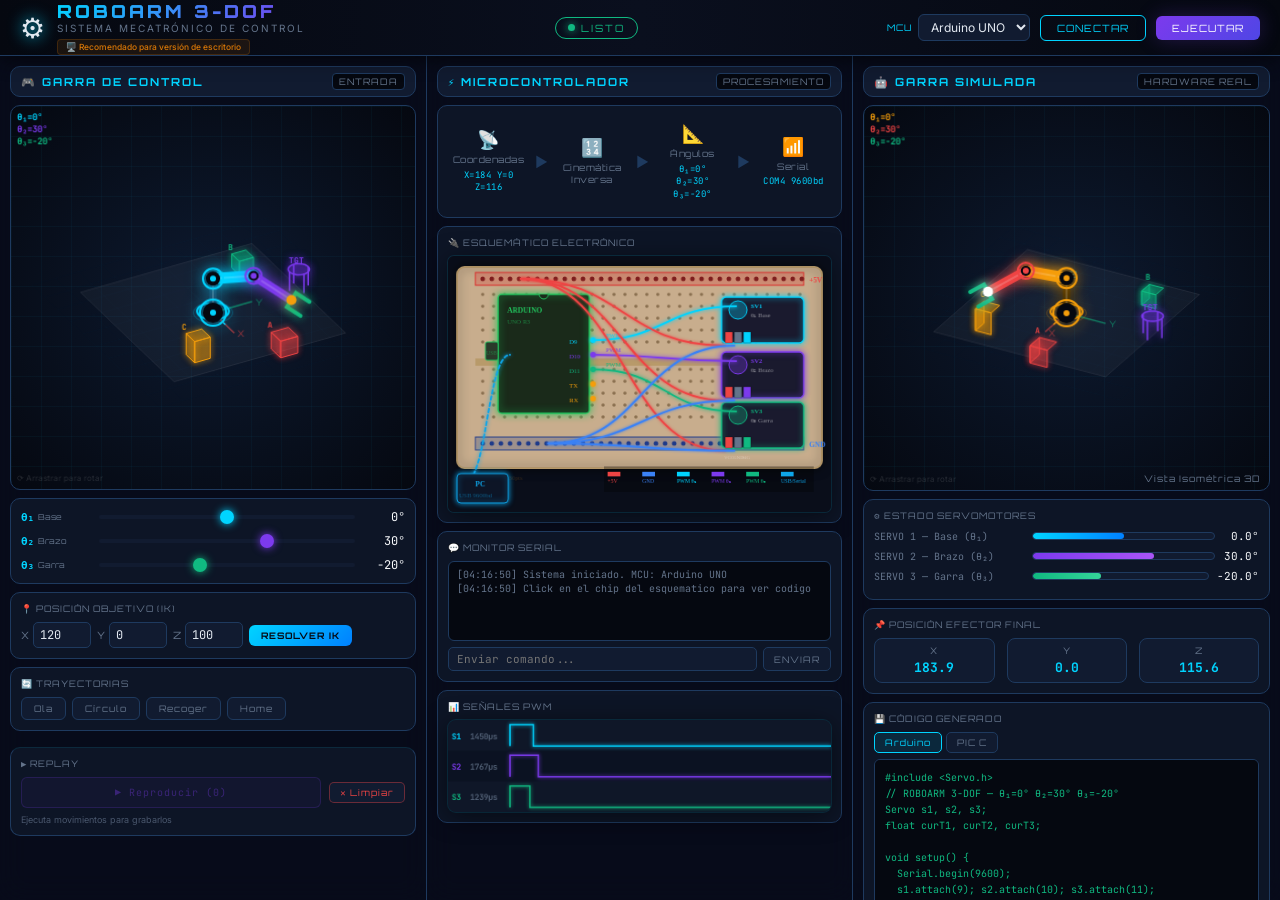
<file: proyectos/garra-servomotor/index.html>
<!DOCTYPE html>
<html lang="es">
<head>
  <meta charset="UTF-8" />
  <meta name="viewport" content="width=device-width, initial-scale=1.0" />
  <title>Garra Robótica 3-DOF — Sistema Mecatrónico</title>
  <meta name="description" content="Simulación y control de garra robótica de 3 grados de libertad con cinemática inversa, comunicación serial y esquemático electrónico." />
  <link rel="preconnect" href="https://fonts.googleapis.com" />
  <link href="https://fonts.googleapis.com/css2?family=Orbitron:wght@400;700;900&family=Inter:wght@300;400;600&family=JetBrains+Mono:wght@400;600&display=swap" rel="stylesheet" />
  <link rel="stylesheet" href="style.css" />
</head>
<body>
  <!-- HEADER -->
  <header id="app-header">
    <div class="header-left">
      <div class="logo-icon">⚙</div>
      <div>
        <h1 class="app-title">ROBOARM 3-DOF</h1>
        <p class="app-subtitle">Sistema Mecatrónico de Control</p>
        <div style="margin-top: 5px; display: inline-flex; align-items: center; gap: 4px; font-size: 0.65rem; color: #d97706; background: rgba(217, 119, 6, 0.1); border: 1px solid rgba(217, 119, 6, 0.2); padding: 2px 8px; border-radius: 4px; font-weight: 500; font-family: 'Inter', sans-serif;">
          🖥️ Recomendado para versión de escritorio
        </div>
      </div>
    </div>
    <div class="header-center">
      <div class="status-badge" id="status-badge">
        <span class="status-dot"></span>
        <span id="status-text">LISTO</span>
      </div>
    </div>
    <div class="header-right">
      <div class="ctrl-info">
        <span class="ctrl-label">MCU</span>
        <select id="mcu-select" class="mcu-select">
          <option value="arduino">Arduino UNO</option>
          <option value="pic">PIC18F4550</option>
        </select>
      </div>
      <button id="btn-connect" class="btn-primary">CONECTAR</button>
      <button id="btn-execute" class="btn-accent">EJECUTAR</button>
    </div>
  </header>

  <!-- Pestañas de Navegación Móvil -->
  <div class="mobile-tabs" id="mobile-arm-tabs">
    <button class="mobile-tab-btn active" data-target="panel-control">🎮 Control</button>
    <button class="mobile-tab-btn" data-target="panel-mcu">⚡ Sistema</button>
    <button class="mobile-tab-btn" data-target="panel-sim">🤖 Simulación</button>
  </div>

  <!-- MAIN LAYOUT -->
  <main id="app-main">

    <!-- PANEL IZQUIERDO: Garra de Control -->
    <section class="panel mobile-active" id="panel-control">
      <div class="panel-header">
        <h2>🎮 GARRA DE CONTROL</h2>
        <span class="panel-tag">ENTRADA</span>
      </div>

      <!-- Canvas de la garra principal -->
      <div class="canvas-wrapper" id="control-canvas-wrapper">
        <canvas id="control-canvas" width="400" height="380"></canvas>
        <div class="target-crosshair" id="target-indicator" style="display:none">
          <span>TARGET</span>
        </div>
      </div>

      <!-- Controles de ángulo -->
      <div class="angle-controls">
        <div class="angle-row">
          <label class="angle-label">θ₁ <span class="angle-desc">Base</span></label>
          <input type="range" id="theta1" min="-180" max="180" value="0" class="angle-slider" />
          <span class="angle-value" id="theta1-val">0°</span>
        </div>
        <div class="angle-row">
          <label class="angle-label">θ₂ <span class="angle-desc">Brazo</span></label>
          <input type="range" id="theta2" min="-90" max="90" value="30" class="angle-slider" />
          <span class="angle-value" id="theta2-val">30°</span>
        </div>
        <div class="angle-row">
          <label class="angle-label">θ₃ <span class="angle-desc">Garra</span></label>
          <input type="range" id="theta3" min="-90" max="90" value="-20" class="angle-slider" />
          <span class="angle-value" id="theta3-val">-20°</span>
        </div>
      </div>

      <!-- Input de posición target -->
      <div class="target-box">
        <p class="target-title">📍 Posición Objetivo (IK)</p>
        <div class="target-inputs">
          <label>X <input type="number" id="target-x" value="120" class="coord-input" /></label>
          <label>Y <input type="number" id="target-y" value="0" class="coord-input" /></label>
          <label>Z <input type="number" id="target-z" value="100" class="coord-input" /></label>
          <button id="btn-solve-ik" class="btn-ik">RESOLVER IK</button>
        </div>
      </div>

      <!-- Trayectorias -->
      <div class="traj-box">
        <p class="target-title">🔄 Trayectorias</p>
        <div class="traj-btns">
          <button class="btn-traj" data-traj="wave">Ola</button>
          <button class="btn-traj" data-traj="circle">Círculo</button>
          <button class="btn-traj" data-traj="pick">Recoger</button>
          <button class="btn-traj" data-traj="home">Home</button>
        </div>
      </div>
      <!-- Replay -->
      <div class="traj-box replay-box">
        <p class="target-title">&#9654; REPLAY</p>
        <div class="replay-controls">
          <button id="btn-replay" class="btn-replay" disabled>
            &#9654; Reproducir (<span id="replay-count">0</span>)
          </button>
          <button id="btn-clear-replay" class="btn-small" style="color:#ef4444;border-color:rgba(239,68,68,0.4)">&#10005; Limpiar</button>
        </div>
        <p class="replay-hint">Ejecuta movimientos para grabarlos</p>
      </div>
    </section>

    <!-- PANEL CENTRAL: Conversión IK + Microcontrolador -->
    <section class="panel" id="panel-mcu">
      <div class="panel-header">
        <h2>⚡ MICROCONTROLADOR</h2>
        <span class="panel-tag">PROCESAMIENTO</span>
      </div>

      <!-- Visualización conversión IK -->
      <div class="ik-flow" id="ik-flow">
        <div class="ik-step" id="ik-step-1">
          <div class="ik-icon">📡</div>
          <div class="ik-label">Coordenadas<br/><span class="ik-data" id="ik-coords">X=0 Y=0 Z=0</span></div>
        </div>
        <div class="ik-arrow anim-arrow" id="arrow-1">▶</div>
        <div class="ik-step" id="ik-step-2">
          <div class="ik-icon">🔢</div>
          <div class="ik-label">Cinemática<br/>Inversa</div>
        </div>
        <div class="ik-arrow anim-arrow" id="arrow-2">▶</div>
        <div class="ik-step" id="ik-step-3">
          <div class="ik-icon">📐</div>
          <div class="ik-label">Ángulos<br/>
            <span class="ik-data" id="ik-angles">θ₁=0° θ₂=30° θ₃=-20°</span>
          </div>
        </div>
        <div class="ik-arrow anim-arrow" id="arrow-3">▶</div>
        <div class="ik-step" id="ik-step-4">
          <div class="ik-icon">📶</div>
          <div class="ik-label">Serial<br/><span class="ik-data" id="ik-serial">COM3 9600bd</span></div>
        </div>
      </div>

      <!-- Esquemático Electrónico -->
      <div class="schematic-box">
        <p class="target-title">🔌 Esquemático Electrónico</p>
        <canvas id="schematic-canvas" width="420" height="280"></canvas>
      </div>

      <!-- Monitor Serial -->
      <div class="serial-monitor">
        <p class="target-title">💬 Monitor Serial</p>
        <div id="serial-log" class="serial-log"></div>
        <div class="serial-input-row">
          <input type="text" id="serial-input" class="serial-input" placeholder="Enviar comando..." />
          <button id="btn-serial-send" class="btn-small">ENVIAR</button>
        </div>
      </div>

      <!-- PWM Visualizer -->
      <div class="pwm-box">
        <p class="target-title">📊 Señales PWM</p>
        <canvas id="pwm-canvas" width="420" height="100"></canvas>
      </div>
    </section>

    <!-- PANEL DERECHO: Garra Simulada -->
    <section class="panel" id="panel-sim">
      <div class="panel-header">
        <h2>🤖 GARRA SIMULADA</h2>
        <span class="panel-tag">HARDWARE REAL</span>
      </div>

      <!-- Canvas 3D de la garra simulada -->
      <div class="canvas-wrapper" id="sim-canvas-wrapper">
        <canvas id="sim-canvas" width="400" height="380"></canvas>
        <div class="sim-label">Vista Isométrica 3D</div>
      </div>

      <!-- Estado de servos -->
      <div class="servo-status">
        <p class="target-title">⚙️ Estado Servomotores</p>
        <div class="servo-row">
          <span class="servo-name">SERVO 1 — Base (θ₁)</span>
          <div class="servo-bar-wrap">
            <div class="servo-bar" id="servo-bar-1"></div>
          </div>
          <span class="servo-deg" id="servo-deg-1">0°</span>
        </div>
        <div class="servo-row">
          <span class="servo-name">SERVO 2 — Brazo (θ₂)</span>
          <div class="servo-bar-wrap">
            <div class="servo-bar" id="servo-bar-2"></div>
          </div>
          <span class="servo-deg" id="servo-deg-2">30°</span>
        </div>
        <div class="servo-row">
          <span class="servo-name">SERVO 3 — Garra (θ₃)</span>
          <div class="servo-bar-wrap">
            <div class="servo-bar" id="servo-bar-3"></div>
          </div>
          <span class="servo-deg" id="servo-deg-3">-20°</span>
        </div>
      </div>

      <!-- Info de posición end-effector -->
      <div class="ee-info">
        <p class="target-title">📌 Posición Efector Final</p>
        <div class="ee-coords">
          <div class="ee-coord"><span>X</span><strong id="ee-x">0.0</strong></div>
          <div class="ee-coord"><span>Y</span><strong id="ee-y">0.0</strong></div>
          <div class="ee-coord"><span>Z</span><strong id="ee-z">0.0</strong></div>
        </div>
      </div>

      <!-- Código generado -->
      <div class="code-box">
        <p class="target-title">💾 Código Generado</p>
        <div class="code-tabs">
          <button class="code-tab active" data-tab="arduino">Arduino</button>
          <button class="code-tab" data-tab="pic">PIC C</button>
        </div>
        <pre id="code-output" class="code-output"></pre>
        <button id="btn-copy-code" class="btn-small">📋 COPIAR</button>
      </div>
    </section>
  </main>

  <!-- OVERLAY de animación IK -->
  <div id="ik-overlay" class="ik-overlay" style="display:none">
    <div class="ik-overlay-box">
      <div class="ik-solving-anim">
        <div class="ik-solving-ring"></div>
        <span>Calculando Cinemática Inversa...</span>
      </div>
      <div class="ik-result" id="ik-result-display"></div>
    </div>
  </div>

  <!-- ARDUINO / PIC CODE MODAL -->
  <div id="code-modal" class="code-modal" style="display:none">
    <div class="code-modal-inner">
      <div class="code-modal-header">
        <span id="code-modal-title" class="code-modal-title">📟 Código Microcontrolador</span>
        <div style="display:flex;gap:8px;align-items:center">
          <button id="code-modal-copy" class="btn-small">📋 COPIAR</button>
          <button id="code-modal-close" class="btn-small" style="color:#ef4444;border-color:#ef4444">✕ CERRAR</button>
        </div>
      </div>
      <div class="code-modal-tabs">
        <button class="code-tab active" data-mtab="arduino">Arduino C++</button>
        <button class="code-tab" data-mtab="pic">PIC C (XC8)</button>
        <button class="code-tab" data-mtab="proto">Protocolo Serial</button>
      </div>
      <pre id="code-modal-body" class="code-modal-body"></pre>
    </div>
  </div>

  <script src="kinematics.js"></script>
  <script src="renderer.js"></script>
  <script src="schematic.js"></script>
  <script src="app.js"></script>
  <script>
    // Control de pestañas para celular
    document.querySelectorAll('.mobile-tab-btn').forEach(btn => {
      btn.addEventListener('click', () => {
        document.querySelectorAll('.mobile-tab-btn').forEach(b => b.classList.remove('active'));
        btn.classList.add('active');
        const targetId = btn.getAttribute('data-target');
        document.querySelectorAll('.panel').forEach(panel => {
          if (panel.id === targetId) {
            panel.classList.add('mobile-active');
          } else {
            panel.classList.remove('mobile-active');
          }
        });
      });
    });
  </script>
</body>
</html>
</file>
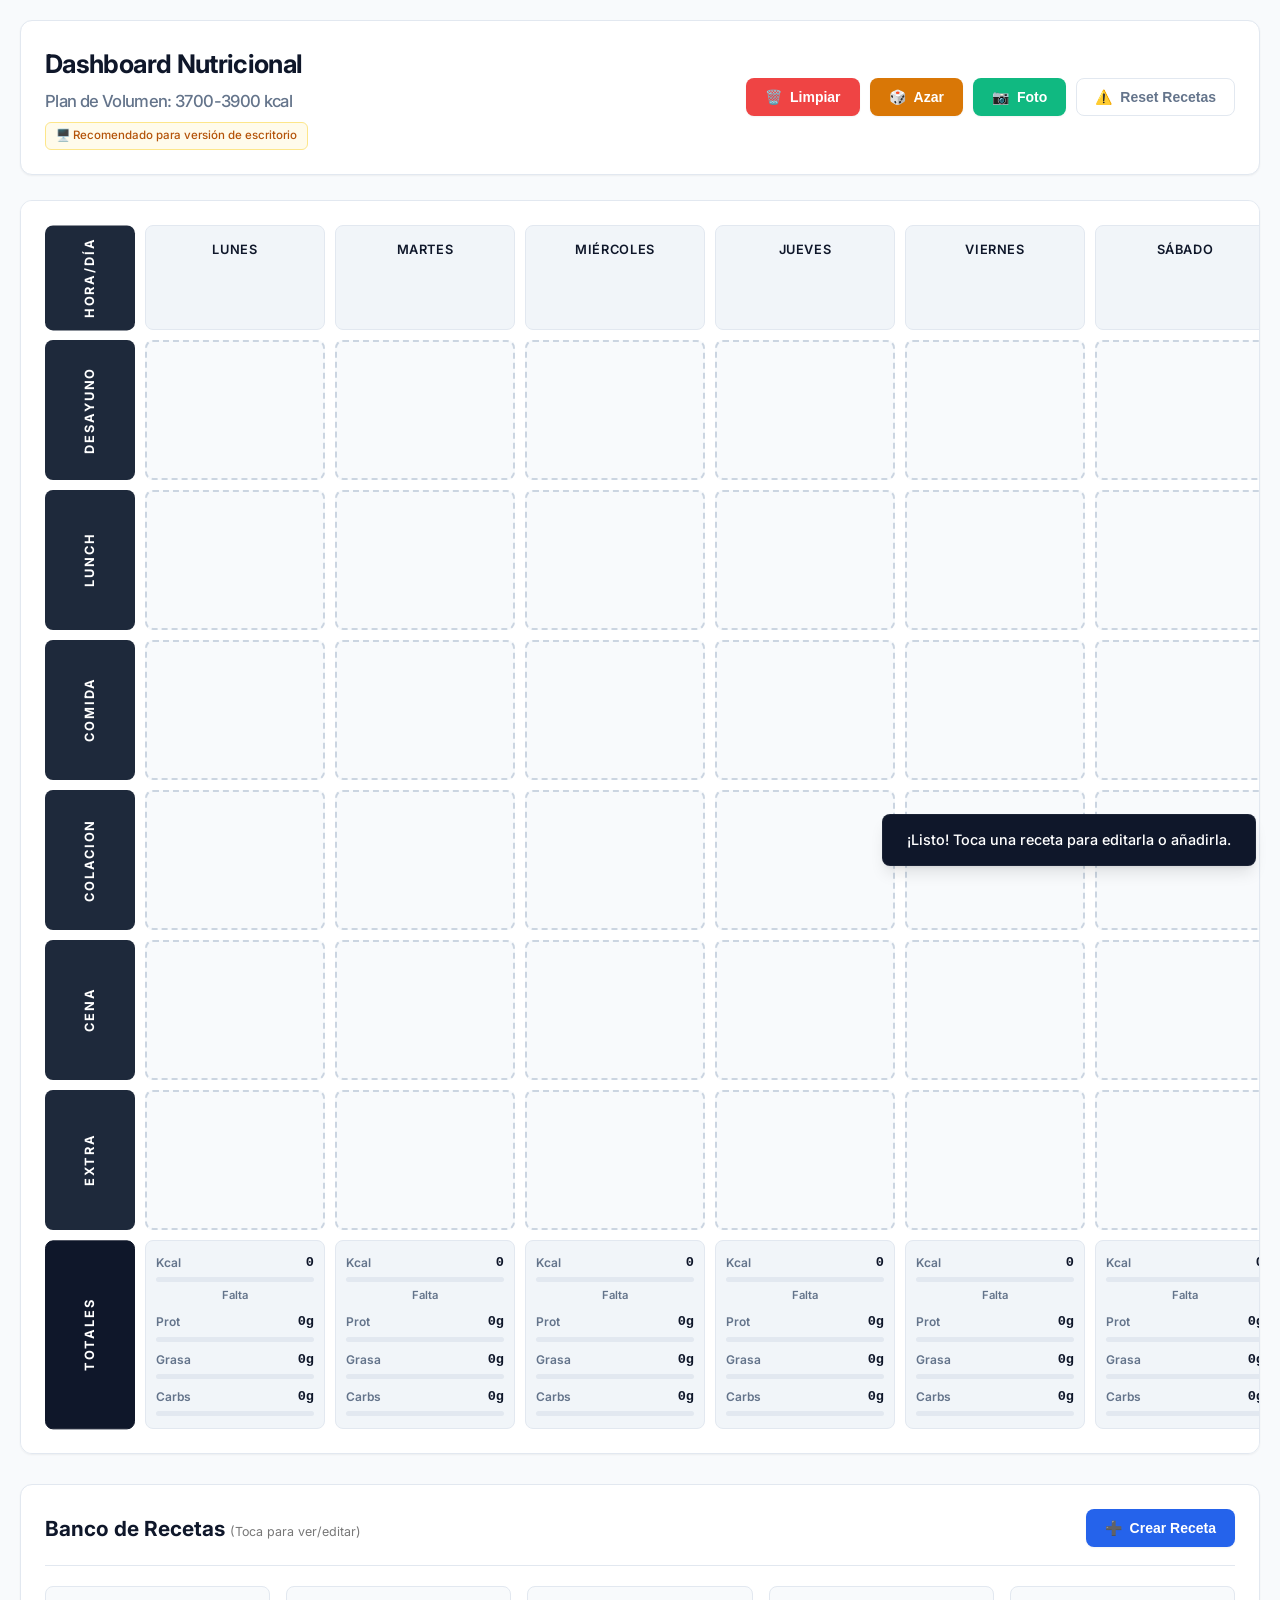
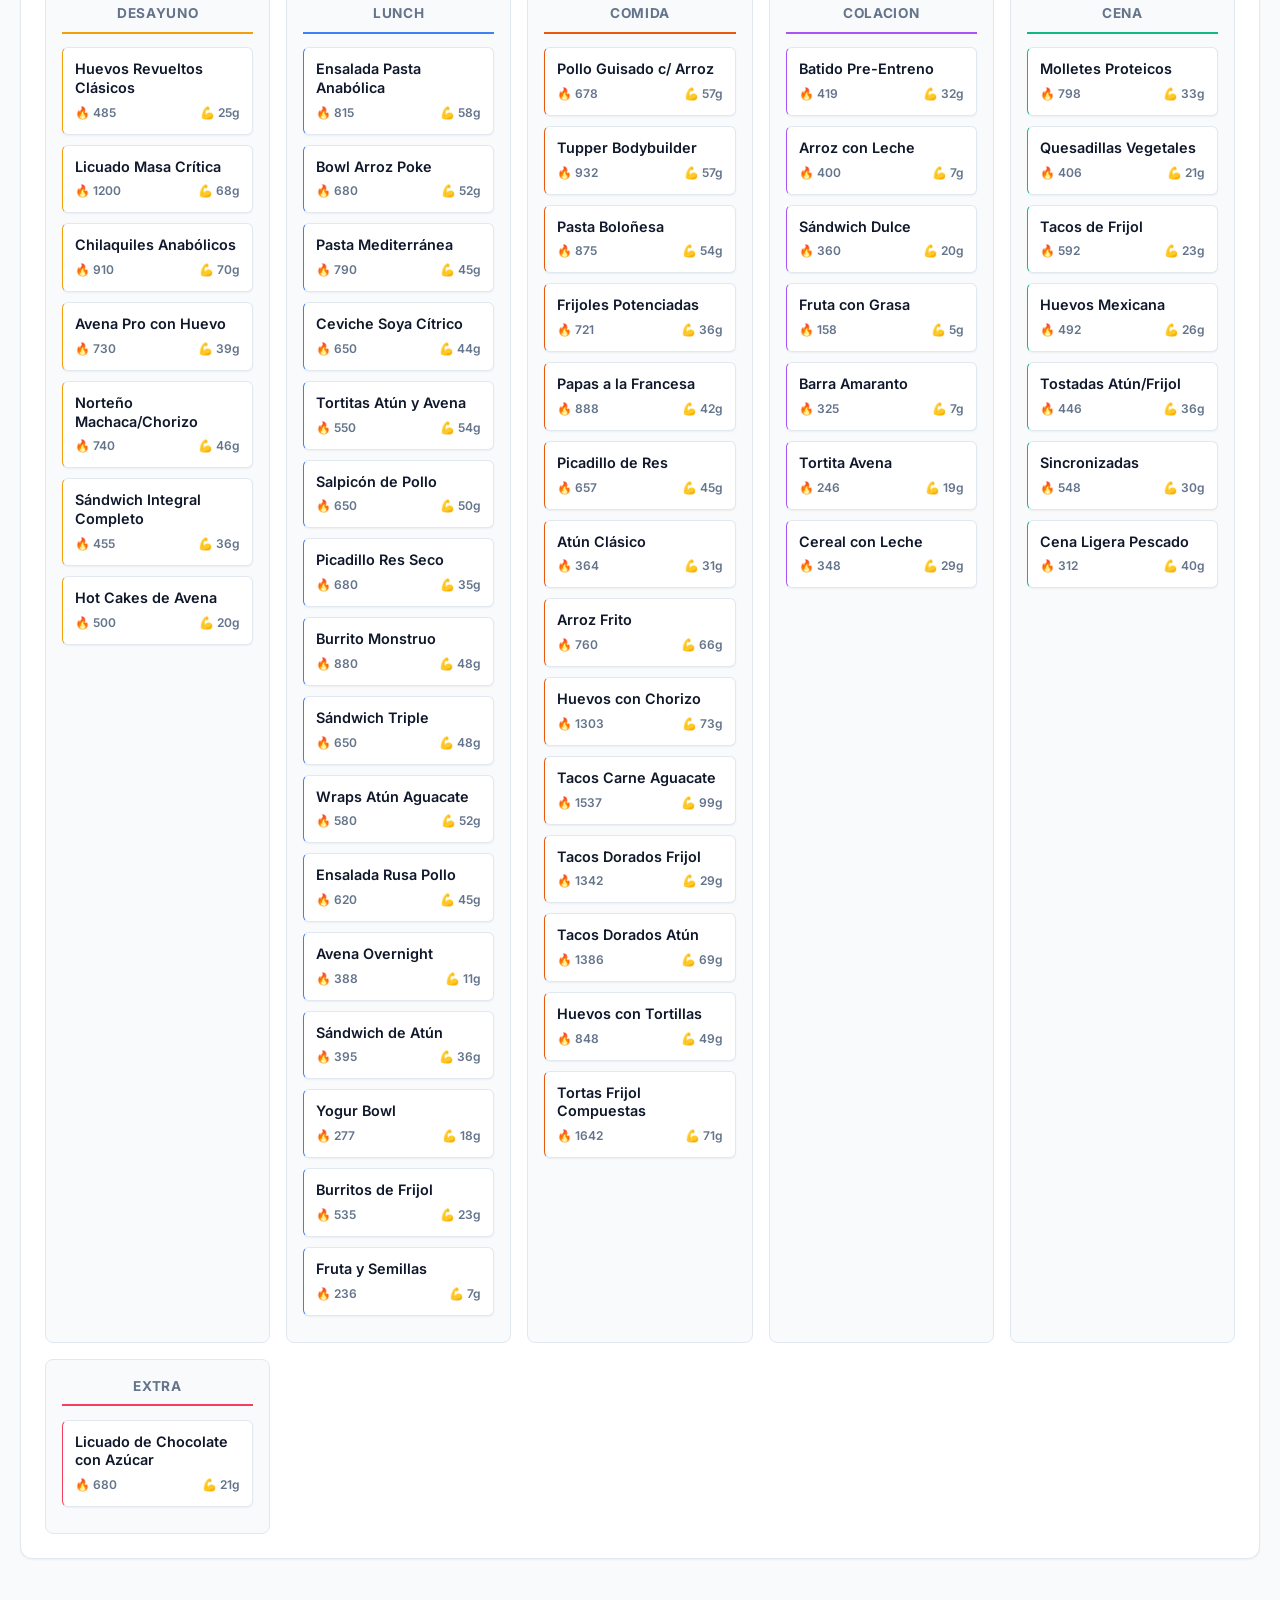
<file: proyectos/plan-alimentacion.html>
<!DOCTYPE html>
<html lang="es">
<head>
    <meta charset="UTF-8">
    <meta name="viewport" content="width=device-width, initial-scale=1.0">
    <title>Plan Nutricional UNAQ</title>
    <!-- Librería para exportar a imagen -->
    <script src="https://html2canvas.hertzen.com/dist/html2canvas.min.js"></script>
    <link rel="preconnect" href="https://fonts.googleapis.com">
    <link rel="preconnect" href="https://fonts.gstatic.com" crossorigin>
    <link href="https://fonts.googleapis.com/css2?family=Inter:wght@300;400;500;600;700&display=swap" rel="stylesheet">
    <style>
        :root {
            --primary: #0f172a; /* Slate 900 */
            --primary-light: #1e293b; /* Slate 800 */
            --accent: #10b981; /* Emerald 500 */
            --accent-hover: #059669;
            --secondary: #475569; /* Slate 600 */
            --bg: #f8fafc; /* Slate 50 */
            --card-bg: #ffffff;
            --border: #e2e8f0; /* Slate 200 */
            --text: #0f172a; /* Slate 900 */
            --text-muted: #64748b; /* Slate 500 */
            --success: #10b981;
            --warning: #f59e0b;
            --danger: #ef4444;
            
            /* Colores Macros */
            --color-prot: #3b82f6; /* Blue 500 */
            --color-fat: #eab308; /* Yellow 500 */
            --color-carb: #14b8a6; /* Teal 500 */

            --radius-lg: 12px;
            --radius-md: 8px;
            --radius-sm: 6px;
            
            --shadow-sm: 0 1px 2px 0 rgba(0, 0, 0, 0.05);
            --shadow-md: 0 4px 6px -1px rgba(0, 0, 0, 0.08), 0 2px 4px -2px rgba(0, 0, 0, 0.08);
            --shadow-lg: 0 10px 15px -3px rgba(0, 0, 0, 0.1), 0 4px 6px -4px rgba(0, 0, 0, 0.1);
        }

        * {
            box-sizing: border-box;
        }

        body {
            font-family: 'Inter', -apple-system, BlinkMacSystemFont, "Segoe UI", Roboto, sans-serif;
            background-color: var(--bg);
            margin: 0;
            padding: 20px;
            color: var(--text);
            padding-bottom: 150px;
            line-height: 1.5;
        }

        /* Layout Principal */
        .container {
            max-width: 1400px;
            margin: 0 auto;
        }

        header {
            display: flex;
            flex-direction: column;
            gap: 15px;
            margin-bottom: 25px;
            background: white;
            padding: 24px;
            border-radius: var(--radius-lg);
            border: 1px solid var(--border);
            box-shadow: var(--shadow-sm);
        }

        @media (min-width: 768px) {
            header {
                flex-direction: row;
                justify-content: space-between;
                align-items: center;
            }
        }

        h1 { 
            margin: 0; 
            font-size: 1.6rem; 
            color: var(--primary); 
            font-weight: 700;
            letter-spacing: -0.025em;
        }
        h1 span { 
            font-size: 0.65em; 
            color: var(--text-muted); 
            font-weight: 500; 
            display: block; 
            margin-top: 6px; 
        }

        .controls {
            display: flex;
            gap: 10px;
            flex-wrap: wrap;
        }

        .btn {
            border: 1px solid transparent;
            padding: 10px 18px;
            border-radius: var(--radius-md);
            cursor: pointer;
            font-weight: 600;
            transition: all 0.2s cubic-bezier(0.4, 0, 0.2, 1);
            display: flex;
            align-items: center;
            gap: 8px;
            font-size: 0.875rem;
            color: white;
            box-shadow: var(--shadow-sm);
        }

        .btn:hover { 
            transform: translateY(-1px); 
            box-shadow: var(--shadow-md); 
        }
        .btn:active { 
            transform: translateY(0); 
        }

        .btn-random { background: #d97706; } /* Orange 600 */
        .btn-random:hover { background: #b45309; }
        .btn-export { background: var(--accent); }
        .btn-export:hover { background: var(--accent-hover); }
        .btn-clear { background: var(--danger); }
        .btn-clear:hover { background: #dc2626; }
        .btn-add { background: #2563eb; } /* Blue 600 */
        .btn-add:hover { background: #1d4ed8; }
        .btn-reset-recipes { 
            background: transparent; 
            border: 1px solid var(--border);
            color: var(--text-muted);
            box-shadow: none;
        }
        .btn-reset-recipes:hover {
            background: #f1f5f9;
            color: var(--text);
            box-shadow: none;
        }
        
        /* Notificaciones */
        #notification-area {
            position: fixed;
            bottom: 24px;
            right: 24px;
            z-index: 9999;
        }
        .toast {
            background: var(--primary);
            color: white;
            padding: 14px 24px;
            border-radius: var(--radius-md);
            margin-bottom: 10px;
            box-shadow: var(--shadow-lg);
            animation: slideIn 0.3s cubic-bezier(0.16, 1, 0.3, 1);
            display: flex;
            align-items: center;
            justify-content: space-between;
            min-width: 280px;
            font-weight: 500;
            font-size: 0.9rem;
            border: 1px solid rgba(255,255,255,0.05);
        }
        @keyframes slideIn {
            from { transform: translateY(20px); opacity: 0; }
            to { transform: translateY(0); opacity: 1; }
        }

        /* Selector de Día en Celular */
        .mobile-day-selector {
            display: none;
            gap: 6px;
            margin-bottom: 20px;
            background: white;
            padding: 6px;
            border-radius: var(--radius-lg);
            border: 1px solid var(--border);
            box-shadow: var(--shadow-sm);
            overflow-x: auto;
            scrollbar-width: none; /* Firefox */
        }
        .mobile-day-selector::-webkit-scrollbar {
            display: none; /* Safari & Chrome */
        }
        .mobile-day-btn {
            flex: 1;
            border: none;
            padding: 10px 14px;
            background: transparent;
            color: var(--text-muted);
            border-radius: var(--radius-md);
            font-weight: 600;
            font-size: 0.85rem;
            cursor: pointer;
            text-align: center;
            transition: all 0.2s;
            min-width: 75px;
        }
        .mobile-day-btn.active {
            background: var(--accent);
            color: white;
            box-shadow: 0 4px 10px rgba(16, 185, 129, 0.25);
        }

        /* Estructura del Grid Semanal */
        .planner-wrapper {
            overflow-x: auto;
            background: white;
            padding: 24px;
            border-radius: var(--radius-lg);
            border: 1px solid var(--border);
            box-shadow: var(--shadow-sm);
            margin-bottom: 30px;
            position: relative;
        }

        .weekly-grid {
            display: grid;
            grid-template-columns: 90px repeat(7, minmax(180px, 1fr));
            gap: 10px;
            min-width: 1200px; 
        }

        /* Encabezados Sticky */
        .header-day {
            text-align: center;
            font-weight: 600;
            padding: 14px;
            background: #f1f5f9;
            color: var(--primary);
            border-radius: var(--radius-md);
            text-transform: uppercase;
            font-size: 0.8rem;
            letter-spacing: 0.05em;
            position: sticky;
            top: 0;
            z-index: 10;
            border: 1px solid var(--border);
        }
        
        .header-cat {
            display: flex;
            align-items: center;
            justify-content: center;
            font-weight: 700;
            background: var(--primary-light);
            color: white;
            border-radius: var(--radius-md);
            writing-mode: vertical-lr;
            transform: rotate(180deg);
            padding: 12px 0;
            font-size: 0.8rem;
            text-transform: uppercase;
            letter-spacing: 0.15em;
        }

        .header-total {
            background: var(--primary);
            border: 1px solid var(--primary);
        }

        /* Celdas de Comida */
        .meal-slot {
            background: #f8fafc;
            border: 2px dashed #cbd5e1;
            border-radius: var(--radius-md);
            min-height: 140px;
            padding: 10px;
            display: flex;
            flex-direction: column;
            justify-content: flex-start;
            transition: all 0.2s ease;
            position: relative;
        }

        .meal-slot:hover {
            border-color: #94a3b8;
            background: #f1f5f9;
        }

        .meal-slot.drag-over {
            border-color: var(--accent);
            background: #ecfdf5;
        }

        /* Celda de Totales */
        .total-slot {
            background: #f1f5f9;
            border: 1px solid var(--border);
            border-radius: var(--radius-md);
            padding: 12px 10px;
            display: flex;
            flex-direction: column;
            font-size: 0.8rem;
            gap: 8px;
        }

        .stat-block {
            display: flex;
            flex-direction: column;
            gap: 4px;
        }

        .stat-row {
            display: flex;
            justify-content: space-between;
            align-items: center;
        }
        
        .stat-label { font-weight: 600; color: var(--text-muted); font-size: 0.75rem; }
        .stat-val { font-family: monospace; font-weight: 700; font-size: 0.85rem; color: var(--primary); }
        
        /* Barras de Progreso */
        .progress-track {
            height: 5px;
            background: #e2e8f0;
            border-radius: 9999px;
            overflow: hidden;
            width: 100%;
        }
        .progress-fill {
            height: 100%;
            width: 0%;
            transition: width 0.4s cubic-bezier(0.4, 0, 0.2, 1);
            border-radius: 9999px;
        }

        .fill-cal { background-color: var(--success); }
        .fill-prot { background-color: var(--color-prot); }
        .fill-fat { background-color: var(--color-fat); }
        .fill-carb { background-color: var(--color-carb); }

        .stat-status { 
            font-size: 0.7rem; 
            text-align: center; 
            margin-top: 1px; 
            font-weight: 600;
            color: var(--text-muted);
        }

        /* Tarjeta de Receta dentro del slot */
        .recipe-card {
            background: white;
            border-left: 4px solid var(--accent);
            padding: 12px;
            font-size: 0.85rem;
            border-radius: var(--radius-sm);
            box-shadow: var(--shadow-sm);
            cursor: grab;
            margin-bottom: 8px;
            position: relative;
            transition: all 0.2s cubic-bezier(0.4, 0, 0.2, 1);
            border-top: 1px solid var(--border);
            border-right: 1px solid var(--border);
            border-bottom: 1px solid var(--border);
        }
        
        .recipe-card:active { cursor: grabbing; }
        .recipe-card:hover { 
            transform: translateY(-2px); 
            box-shadow: var(--shadow-md); 
        }

        .recipe-card h4 { 
            margin: 0 0 6px 0; 
            font-size: 0.9rem; 
            color: var(--primary); 
            font-weight: 600;
            line-height: 1.3;
            pointer-events: none; 
        }
        .recipe-card .meta { 
            display: flex; 
            justify-content: space-between; 
            color: var(--text-muted); 
            font-size: 0.75rem; 
            font-weight: 600; 
            pointer-events: none; 
        }
        .recipe-card .desc { 
            margin-top: 6px; 
            color: var(--text-muted); 
            font-size: 0.75rem; 
            line-height: 1.4; 
            pointer-events: none; 
        }

        /* Icono de imagen en la tarjeta pequeña */
        .has-img-indicator {
            position: absolute;
            top: 6px;
            right: 8px;
            font-size: 10px;
            opacity: 0.7;
        }

        .delete-btn {
            position: absolute;
            top: -8px;
            right: -8px;
            background: var(--danger);
            color: white;
            border: none;
            width: 20px;
            height: 20px;
            line-height: 18px;
            text-align: center;
            border-radius: 50%;
            cursor: pointer;
            font-size: 12px;
            opacity: 0;
            transition: opacity 0.2s;
            box-shadow: var(--shadow-sm);
            z-index: 10;
            display: flex;
            align-items: center;
            justify-content: center;
            font-weight: 700;
        }
        .recipe-card:hover .delete-btn { opacity: 1; }

        /* Banco de Alimentos */
        .food-bank {
            background: white;
            padding: 24px;
            border-radius: var(--radius-lg);
            border: 1px solid var(--border);
            box-shadow: var(--shadow-sm);
        }
        
        .bank-header {
            display: flex;
            justify-content: space-between;
            align-items: center;
            border-bottom: 1px solid var(--border);
            padding-bottom: 18px;
            margin-bottom: 20px;
        }

        .bank-header h2 { 
            margin: 0; 
            font-size: 1.3rem; 
            font-weight: 700;
            color: var(--primary);
        }

        .bank-categories {
            display: grid;
            grid-template-columns: repeat(auto-fit, minmax(200px, 1fr));
            gap: 16px;
        }

        .bank-column {
            background: #f8fafc;
            padding: 16px;
            border-radius: var(--radius-md);
            border: 1px solid var(--border);
        }
        
        .bank-column h3 {
            text-align: center;
            border-bottom: 2px solid;
            padding-bottom: 8px;
            margin-top: 0;
            font-size: 0.85rem;
            color: var(--text-muted);
            text-transform: uppercase;
            font-weight: 700;
            letter-spacing: 0.05em;
        }

        .draggable-source {
            margin-bottom: 10px;
            border: 1px solid var(--border);
        }

        /* Colores por Categoría */
        .cat-desayuno { border-left-color: #f59e0b; } .col-desayuno h3 { border-color: #f59e0b; }
        .cat-lunch { border-left-color: #3b82f6; } .col-lunch h3 { border-color: #3b82f6; }
        .cat-comida { border-left-color: #ea580c; } .col-comida h3 { border-color: #ea580c; }
        .cat-colacion { border-left-color: #a855f7; } .col-colacion h3 { border-color: #a855f7; }
        .cat-cena { border-left-color: #10b981; } .col-cena h3 { border-color: #10b981; }
        .cat-extra { border-left-color: #f43f5e; } .col-extra h3 { border-color: #f43f5e; }

        /* Modal Overlay */
        .modal-overlay {
            position: fixed;
            top: 0; left: 0; right: 0; bottom: 0;
            background: rgba(15, 23, 42, 0.4);
            backdrop-filter: blur(4px);
            display: flex;
            align-items: center;
            justify-content: center;
            z-index: 2000;
            opacity: 0;
            pointer-events: none;
            transition: opacity 0.25s ease;
        }
        .modal-overlay.active { opacity: 1; pointer-events: auto; }
        
        /* Modales */
        .modal {
            background: white;
            padding: 24px;
            border-radius: var(--radius-lg);
            width: 95%;
            max-width: 480px;
            box-shadow: var(--shadow-lg);
            position: relative;
            max-height: 90vh;
            overflow-y: auto;
            border: 1px solid var(--border);
        }

        .modal h3 { 
            margin-top: 0; 
            color: var(--primary); 
            margin-bottom: 20px; 
            text-align: center;
            font-weight: 700;
            font-size: 1.25rem;
            letter-spacing: -0.02em;
        }
        
        /* Imagen en Modal */
        .recipe-img-container {
            position: relative;
            width: 100%;
        }

        .recipe-img-preview {
            width: 100%;
            height: 200px;
            object-fit: cover;
            border-radius: var(--radius-md);
            background: #f1f5f9;
            border: 1px solid var(--border);
        }

        /* Botón mini de eliminar foto */
        .btn-mini-remove {
            position: absolute;
            top: 8px;
            right: 8px;
            background: rgba(15, 23, 42, 0.7);
            color: white;
            border: none;
            width: 24px;
            height: 24px;
            border-radius: 50%;
            cursor: pointer;
            font-size: 11px;
            display: flex;
            align-items: center;
            justify-content: center;
            transition: background 0.2s;
            font-weight: bold;
        }
        .btn-mini-remove:hover {
            background: var(--danger);
        }
        
        /* Input File personalizado */
        .file-input-wrapper {
            margin-bottom: 5px;
            position: relative;
        }
        .file-input-wrapper input[type="file"] {
            width: 100%;
            padding: 12px;
            background: #f8fafc;
            border: 1px dashed #cbd5e1;
            border-radius: var(--radius-md);
            cursor: pointer;
            font-size: 0.85rem;
        }

        /* Formulario Receta */
        .form-group { margin-bottom: 16px; }
        .form-group label { display: block; font-weight: 600; margin-bottom: 6px; color: var(--text-muted); font-size: 0.8rem; text-transform: uppercase; letter-spacing: 0.05em; }
        .form-group input[type="text"], 
        .form-group input[type="number"], 
        .form-group textarea, 
        .form-group select {
            width: 100%;
            padding: 10px 12px;
            border: 1px solid var(--border);
            border-radius: var(--radius-md);
            font-family: inherit;
            font-size: 0.9rem;
            color: var(--text);
            background: #f8fafc;
            outline: none;
            transition: all 0.2s;
        }
        .form-group input:focus, 
        .form-group textarea:focus, 
        .form-group select:focus {
            border-color: var(--accent);
            background: white;
            box-shadow: 0 0 0 3px rgba(16, 185, 129, 0.15);
        }
        .form-group textarea { min-height: 80px; resize: vertical; }

        .macros-row { display: flex; gap: 10px; }
        .macros-row .form-group { flex: 1; }

        .modal-actions { 
            margin-top: 24px; 
            display: flex; 
            gap: 10px; 
            justify-content: flex-end; 
            border-top: 1px solid var(--border);
            padding-top: 18px;
        }

        /* Responsividad móvil */
        @media (max-width: 767px) {
            body {
                padding: 10px;
            }
            header {
                padding: 16px;
                margin-bottom: 16px;
            }
            .planner-wrapper {
                padding: 10px;
                margin-bottom: 20px;
            }
            .weekly-grid {
                grid-template-columns: 80px 1fr !important;
                min-width: 0 !important;
                gap: 8px !important;
            }
            .header-day {
                display: none !important;
            }
            .meal-slot {
                display: none !important;
                min-height: 120px !important;
                padding: 6px !important;
            }
            .total-slot {
                display: none !important;
                padding: 8px !important;
            }
            
            /* Mostrar solo el día activo en celular */
            .weekly-grid.active-day-0 [data-day="0"], .weekly-grid.active-day-0 #total-slot-0 { display: flex !important; }
            .weekly-grid.active-day-1 [data-day="1"], .weekly-grid.active-day-1 #total-slot-1 { display: flex !important; }
            .weekly-grid.active-day-2 [data-day="2"], .weekly-grid.active-day-2 #total-slot-2 { display: flex !important; }
            .weekly-grid.active-day-3 [data-day="3"], .weekly-grid.active-day-3 #total-slot-3 { display: flex !important; }
            .weekly-grid.active-day-4 [data-day="4"], .weekly-grid.active-day-4 #total-slot-4 { display: flex !important; }
            .weekly-grid.active-day-5 [data-day="5"], .weekly-grid.active-day-5 #total-slot-5 { display: flex !important; }
            .weekly-grid.active-day-6 [data-day="6"], .weekly-grid.active-day-6 #total-slot-6 { display: flex !important; }

            .header-cat {
                writing-mode: horizontal-tb !important;
                transform: none !important;
                padding: 8px 4px !important;
                font-size: 0.7rem !important;
                text-align: center;
                display: flex;
                align-items: center;
                justify-content: center;
            }
            .header-cat.header-total {
                font-size: 0.65rem !important;
            }
            .food-bank {
                padding: 16px;
            }
            .bank-header {
                flex-direction: column;
                gap: 12px;
                align-items: stretch;
                text-align: center;
            }
            .bank-categories {
                grid-template-columns: 1fr;
            }
        }
    </style>
</head>
<body>

<div id="notification-area"></div>

<!-- Modal de Confirmación -->
<div id="confirm-modal" class="modal-overlay">
    <div class="modal" style="max-width: 400px; text-align: center;">
        <h3 id="confirm-title">Confirmar</h3>
        <p id="confirm-msg">¿Estás seguro?</p>
        <div class="modal-actions" style="justify-content: center;">
            <button class="btn" style="background:#95a5a6" onclick="closeConfirmModal()">Cancelar</button>
            <button class="btn btn-clear" id="modal-confirm-btn">Confirmar</button>
        </div>
    </div>
</div>

<!-- Modal de Receta (Ver/Editar) -->
<div id="recipe-modal" class="modal-overlay">
    <div class="modal">
        <h3 id="recipe-modal-title">Detalles de la Receta</h3>
        
        <div class="form-group" id="image-upload-container">
            <label>Foto del Platillo</label>
            
            <!-- Estado 1: Sin Imagen -->
            <div id="upload-controls">
                <div class="file-input-wrapper">
                    <input type="file" id="recipe-img-input" accept="image/*" onchange="handleImageUpload(this)">
                </div>
                <small style="color: #888;">La imagen se guardará automáticamente en el navegador.</small>
            </div>

            <!-- Estado 2: Con Imagen -->
            <div id="image-display" style="display:none;" class="recipe-img-container">
                <img id="recipe-img-preview" class="recipe-img-preview" alt="Foto Receta">
                <button class="btn-mini-remove" onclick="removeImage()" title="Eliminar foto">✕</button>
            </div>
        </div>

        <div class="form-group">
            <label>Nombre del Platillo</label>
            <input type="text" id="recipe-name">
        </div>

        <div class="form-group">
            <label>Categoría</label>
            <select id="recipe-cat">
                <option value="desayuno">Desayuno</option>
                <option value="lunch">Lunch</option>
                <option value="comida">Comida</option>
                <option value="colacion">Colación</option>
                <option value="cena">Cena</option>
                <option value="extra">Extra</option>
            </select>
        </div>

        <div class="macros-row">
            <div class="form-group">
                <label>Calorías</label>
                <input type="number" id="recipe-cal">
            </div>
            <div class="form-group">
                <label>Prot (g)</label>
                <input type="number" id="recipe-prot">
            </div>
        </div>
        <div class="macros-row">
            <div class="form-group">
                <label>Grasas (g)</label>
                <input type="number" id="recipe-fat">
            </div>
            <div class="form-group">
                <label>Carbs (g)</label>
                <input type="number" id="recipe-carbs">
            </div>
        </div>

        <div class="form-group">
            <label>Receta / Ingredientes / Notas</label>
            <textarea id="recipe-desc" placeholder="Escribe aquí los ingredientes y pasos..."></textarea>
        </div>

        <div class="modal-actions">
            <button class="btn btn-add" id="btn-add-to-plan" onclick="addRecipeToActiveDay()" style="display:none;">Añadir al Plan</button>
            <button class="btn" style="background:#95a5a6" onclick="closeRecipeModal()">Cancelar</button>
            <button class="btn btn-export" onclick="saveRecipeFromModal()">Guardar Cambios</button>
        </div>
    </div>
</div>

<div class="container">
    <header>
        <div>
            <h1>Dashboard Nutricional <span>Plan de Volumen: 3700-3900 kcal</span></h1>
            <div style="margin-top: 8px; display: inline-flex; align-items: center; gap: 6px; font-size: 0.72rem; color: #b45309; background: #fffbeb; border: 1px solid #fde68a; padding: 4px 10px; border-radius: 6px; font-weight: 500;">
                🖥️ Recomendado para versión de escritorio
            </div>
        </div>
        <div class="controls">
            <button class="btn btn-clear" onclick="askClearGrid()">
                <span>🗑️</span> Limpiar
            </button>
            <button class="btn btn-random" onclick="randomizeWeek()">
                <span>🎲</span> Azar
            </button>
            <button class="btn btn-export" onclick="exportImage()">
                <span>📷</span> Foto
            </button>
            <button class="btn btn-reset-recipes" onclick="askResetRecipes()">
                <span>⚠️</span> Reset Recetas
            </button>
        </div>
    </header>

    <!-- Selector de día móvil -->
    <div class="mobile-day-selector" id="mobile-day-selector"></div>

    <!-- Área Principal: Calendario -->
    <div id="capture-area" class="planner-wrapper">
        <div class="weekly-grid" id="grid-container">
            <!-- Headers y Filas generados con JS -->
        </div>
    </div>

    <!-- Banco de Recetas -->
    <div class="food-bank">
        <div class="bank-header">
            <h2>Banco de Recetas <small style="font-size:0.6em; color:#777; font-weight:normal">(Toca para ver/editar)</small></h2>
            <button class="btn btn-add" onclick="openNewRecipeModal()"><span>➕</span> Crear Receta</button>
        </div>
        <div class="bank-categories" id="bank-container">
            <!-- Se llena con JS -->
        </div>
    </div>
</div>

<script>
    // --- DATOS DEL PLAN Y METAS ---
    const GOALS = {
        minCal: 3700,
        maxCal: 3900,
        minProt: 140,
        maxProt: 160,
        minFat: 70,
        maxFat: 75,
        targetCarbs: 600
    };

    // Datos iniciales
    const initialRecipesData = {
        desayuno: [
            { id: 'd1', name: "Huevos Revueltos Clásicos", cal: 485, p:25, g:17, c:61, desc: "3 huevos, espinaca, 3 tortillas, 1 plátano" },
            { id: 'd2', name: "Licuado Masa Crítica", cal: 1200, p:68, g:41, c:152, desc: "500ml leche, 100g avena, 2 plátanos, crema cacahuate, proteína" },
            { id: 'd3', name: "Chilaquiles Anabólicos", cal: 910, p:70, g:28, c:93, desc: "Totopos, 2 huevos, 120g pollo, frijoles" },
            { id: 'd4', name: "Avena Pro con Huevo", cal: 730, p:39, g:31, c:78, desc: "60g avena leche + 3 huevos + fruta/nueces" },
            { id: 'd5', name: "Norteño Machaca/Chorizo", cal: 740, p:46, g:29, c:75, desc: "Huevos con machaca, frijoles, tortillas" },
            { id: 'd6', name: "Sándwich Integral Completo", cal: 455, p:36, g:11, c:55, desc: "2 pan, pavo, panela, vegetales, fruta" },
            { id: 'd7', name: "Hot Cakes de Avena", cal: 500, p:20, g:10, c:87, desc: "Licuado de avena/huevo cocinado como hotcake" }
        ],
        lunch: [
            { id: 'l1', name: "Ensalada Pasta Anabólica", cal: 815, p: 58, g: 15, c: 98, desc: "140g de pasta integral (peso en crudo), 160g de pechuga de pollo cocida deshebrada, 1 cda de mayonesa light y taza y media de vegetales mixtos." },
            { id: 'l2', name: "Bowl Arroz Poke", cal: 680, p: 52, g: 12, c: 85, desc: "280g de arroz blanco (peso cocido), 2 latas de atún en agua (drenadas), 1/2 taza de chícharos y zanahoria, pepino al gusto y aderezo de soya-limón." },
            { id: 'l3', name: "Pasta Mediterránea", cal: 790, p: 45, g: 24, c: 105, desc: "120g de pasta (peso crudo), 1 lata de atún en aceite (sin drenar o drenada parcialmente), 1/2 taza de garbanzos cocidos, tomate y 8 aceitunas negras." },
            { id: 'l4', name: "Ceviche Soya Cítrico", cal: 650, p: 44, g: 24, c: 70, desc: "80g de soya texturizada (peso seco, hidratar con limón), verduras (tomate, cebolla, cilantro), 1/2 aguacate grande (aprox 100g) y 4 tostadas horneadas." },
            { id: 'l5', name: "Tortitas Atún y Avena", cal: 550, p: 54, g: 12, c: 45, desc: "2 latas de atún en agua (drenadas), 60g de avena en hojuelas, 1 huevo entero y zanahoria rallada (mezclar y cocinar al sartén)." },
            { id: 'l6', name: "Salpicón de Pollo", cal: 650, p: 50, g: 30, c: 45, desc: "180g de pollo cocido deshebrado, verduras (lechuga, tomate, rábano), 1 aguacate entero mediano y 1 paquete de galletas saladas (o 3 tostadas)." },
            { id: 'l7', name: "Picadillo Res Seco", cal: 680, p: 35, g: 26, c: 75, desc: "150g de carne molida magra (90/10, peso crudo), 1 papa mediana picada (150g), verduras varias y 5 tortillas de maíz." },
            { id: 'l8', name: "Burrito Monstruo", cal: 880, p: 48, g: 28, c: 115, desc: "1 tortilla de harina grande (tipo burrera), 150g de pollo cocido, 1 taza de arroz cocido, 1/2 taza de frijoles negros y 40g de queso tipo manchego." },
            { id: 'l9', name: "Sándwich Triple", cal: 650, p: 48, g: 22, c: 65, desc: "3 rebanadas de pan integral, 160g de pechuga de pollo cocida, 1/3 de aguacate mediano (aprox 60g), espinaca y tomate." },
            { id: 'l10', name: "Wraps Atún Aguacate", cal: 580, p: 52, g: 18, c: 55, desc: "2 tortillas integrales o de harina medianas, 2 latas de atún en agua (drenadas), 1/3 de aguacate mediano y verduras al gusto." },
            { id: 'l11', name: "Ensalada Rusa Pollo", cal: 620, p: 45, g: 18, c: 70, desc: "150g de pollo cocido en cubos, 2 papas medianas cocidas en cubos (aprox 250g), 1/2 taza de mezcla de chícharos/zanahoria y 2 cdas de aderezo (mitad yogur griego, mitad mayonesa light)." },
            { id: 'l12', name: "Avena Overnight", cal: 388, p: 11, g: 14, c: 60, desc: "60g de avena en hojuelas (cocida o remojada en agua), 1 manzana mediana picada y 15g de nueces (aprox. 4-5 mitades)." },
            { id: 'l13', name: "Sándwich de Atún", cal: 395, p: 36, g: 3, c: 57, desc: "2 rebanadas de pan integral, 1.5 latas de atún en agua (drenadas), verduras al gusto y 1 manzana entera de acompañamiento." },
            { id: 'l14', name: "Yogur Bowl", cal: 277, p: 18, g: 7, c: 37, desc: "200g de yogur griego descremado (o vegetal alto en proteína), 30g de granola casera/avena y 1 taza de fruta picada." },
            { id: 'l15', name: "Burritos de Frijol", cal: 535, p: 23, g: 20, c: 68, desc: "2 tortillas de harina medianas, 1 taza de frijoles refritos (aprox 200g) y 40g de queso panela o fresco." },
            { id: 'l16', name: "Fruta y Semillas", cal: 236, p: 7, g: 15, c: 21, desc: "1 naranja o manzana mediana y 30g de semillas de girasol, almendras o cacahuates." }
        ],
        comida: [
            { id: 'c1', name: "Pollo Guisado c/ Arroz", cal: 678, p:57, g:8, c:91, desc: "150g pollo, 200g arroz, nopales, tortillas" },
            { id: 'c2', name: "Tupper Bodybuilder", cal: 932, p:57, g:27, c:106, desc: "350g arroz, 175g carne, verduras" },
            { id: 'c3', name: "Pasta Boloñesa", cal: 875, p:54, g:21, c:115, desc: "150g pasta, 120g carne, salsa, calabacitas" },
            { id: 'c4', name: "Frijoles Potenciadas", cal: 721, p:36, g:15, c:112, desc: "200g frijoles, 30g tocino, 150g arroz, tortillas" },
            { id: 'c5', name: "Papas a la Francesa", cal: 888, p:42, g:45, c:84, desc: "150g milanesa, 150g papas fritas" },
            { id: 'c6', name: "Picadillo de Res", cal: 657, p:45, g:23, c:62, desc: "150g carne, papa, 150g arroz rojo" },
            { id: 'c7', name: "Atún Clásico", cal: 364, p:31, g:5, c:48, desc: "1 lata, aceitunas, 150g arroz rojo" },
            { id: 'c8', name: "Arroz Frito", cal: 760, p:66, g:26, c:61, desc: "200g arroz frito, 2 huevos, 150g pollo" },
            { id: 'c9', name: "Huevos con Chorizo", cal: 1303, p: 73, g: 73, c: 90, desc: "6 huevos, 100g chorizo, 8 tortillas maíz" },
            { id: 'c10', name: "Tacos Carne Aguacate", cal: 1537, p: 99, g: 83, c: 109, desc: "9 tortillas, 320g carne res, 1 aguacate, limón" },
            { id: 'c11', name: "Tacos Dorados Frijol", cal: 1342, p: 29, g: 79, c: 138, desc: "8 tortillas fritas, 200g frijoles, 1 aguacate, crema, queso" },
            { id: 'c12', name: "Tacos Dorados Atún", cal: 1386, p: 69, g: 78, c: 107, desc: "8 tortillas fritas, 2 latas atún, 1 aguacate, crema, queso" },
            { id: 'c13', name: "Huevos con Tortillas", cal: 848, p: 49, g: 34, c: 88, desc: "6 huevos, 8 tortillas maíz" },
            { id: 'c14', name: "Tortas Frijol Compuestas", cal: 1642, p: 71, g: 83, c: 162, desc: "3 bolillos, frijoles, 120g jamón, 90g queso, mayonesa, 1 aguacate" }
        ],
        colacion: [
            { id: 'co1', name: "Batido Pre-Entreno", cal: 419, p:32, g:13, c:40, desc: "30g proteína, plátano, crema cacahuate" },
            { id: 'co2', name: "Arroz con Leche", cal: 400, p:7, g:4, c:77, desc: "Casero, alta carga carbos" },
            { id: 'co3', name: "Sándwich Dulce", cal: 360, p:20, g:6, c:58, desc: "Mermelada y requesón" },
            { id: 'co4', name: "Fruta con Grasa", cal: 158, p:5, g:8, c:20, desc: "Papaya/piña + crema cacahuate o nueces" },
            { id: 'co5', name: "Barra Amaranto", cal: 325, p:7, g:4, c:67, desc: "1-2 alegrías + 1 plátano" },
            { id: 'co6', name: "Tortita Avena", cal: 246, p:19, g:4, c:34, desc: "Avena con claras/proteína" },
            { id: 'co7', name: "Cereal con Leche", cal: 348, p:29, g:6, c:41, desc: "Cereal caja + leche + proteína" }
        ],
        cena: [
            { id: 'ce1', name: "Molletes Proteicos", cal: 798, p:33, g:26, c:111, desc: "2 bolillos, 150g frijoles, panela, aguacate" },
            { id: 'ce2', name: "Quesadillas Vegetales", cal: 406, p:21, g:18, c:39, desc: "3 quesadillas, panela, espinaca/nopal" },
            { id: 'ce3', name: "Tacos de Frijol", cal: 592, p:23, g:24, c:77, desc: "4 tacos, panela, aguacate" },
            { id: 'ce4', name: "Huevos Mexicana", cal: 492, p:26, g:17, c:58, desc: "2 huevos, tortillas, frijoles olla" },
            { id: 'ce5', name: "Tostadas Atún/Frijol", cal: 446, p:36, g:17, c:40, desc: "3 tostadas, lechuga, aguacate" },
            { id: 'ce6', name: "Sincronizadas", cal: 548, p:30, g:27, c:49, desc: "Jamón pavo, queso, aguacate" },
            { id: 'ce7', name: "Cena Ligera Pescado", cal: 312, p:40, g:3, c:31, desc: "150g pescado, ensalada, tortillas" }
        ],
        extra: [
            { id: 'ex1', name: "Licuado de Chocolate con Azúcar", cal: 680, p:21, g:18, c:110, desc: "500ml de leche, 4 cucharadas de azucar , 1 bolillo" }
        ]
    };
    
    // Almacenamos TODAS las recetas en estado para que sean editables y persistentes
    let currentRecipes = {};

    const days = ['Lunes', 'Martes', 'Miércoles', 'Jueves', 'Viernes', 'Sábado', 'Domingo'];
    const categories = ['desayuno', 'lunch', 'comida', 'colacion', 'cena', 'extra'];

    // --- INICIALIZACIÓN ---
    document.addEventListener('DOMContentLoaded', () => {
        loadRecipesLibrary();
        buildGrid();
        buildBank();
        loadState();
        buildMobileDaySelector();
        showNotification("¡Listo! Toca una receta para editarla o añadirla.");
    });

    // Cargar librería de recetas (LocalStorage o Default)
    function loadRecipesLibrary() {
        const savedLibrary = localStorage.getItem('unaqAllRecipes_v4');
        if(savedLibrary) {
            currentRecipes = JSON.parse(savedLibrary);
            
            // Forzar la actualización si la versión local es vieja y no tiene 'extra'
            // Opcional: podrías verificar la versión o simplemente fusionar
            if(!currentRecipes.extra) {
                currentRecipes.extra = initialRecipesData.extra;
            }
        } else {
            // Clon profundo para no referenciar la const original
            currentRecipes = JSON.parse(JSON.stringify(initialRecipesData));
        }
    }

    function saveRecipesLibrary() {
        // Manejo de errores de quota (Storage full)
        try {
            // Importante usar v4 para diferenciar versiones
            localStorage.setItem('unaqAllRecipes_v4', JSON.stringify(currentRecipes));
        } catch (e) {
            if (e.name === 'QuotaExceededError') {
                alert("¡Memoria llena! No se pudo guardar. Intenta borrar algunas recetas o usar imágenes más pequeñas.");
            } else {
                console.error("Error saving to localStorage", e);
            }
        }
    }

    function askResetRecipes() {
        showConfirmModal("Resetear Recetas", "¿Volver a las recetas originales? Perderás cambios en nombres/fotos de las recetas base.", () => {
            currentRecipes = JSON.parse(JSON.stringify(initialRecipesData));
            saveRecipesLibrary();
            buildBank();
            showNotification("Recetas restauradas");
        });
    }

    // 1. Construir la Rejilla Semanal
    function buildGrid() {
        const container = document.getElementById('grid-container');
        container.innerHTML = ''; 
        
        container.appendChild(createDiv('header-cat', 'Hora/Día'));

        days.forEach(day => {
            container.appendChild(createDiv('header-day', day));
        });

        categories.forEach(cat => {
            const catLabel = createDiv('header-cat', cat);
            container.appendChild(catLabel);

            days.forEach((day, index) => {
                const slot = document.createElement('div');
                slot.className = `meal-slot`;
                slot.dataset.day = index;
                slot.dataset.cat = cat;
                slot.id = `slot-${index}-${cat}`;
                
                slot.addEventListener('dragover', e => {
                    e.preventDefault();
                    slot.classList.add('drag-over');
                });
                slot.addEventListener('dragleave', () => slot.classList.remove('drag-over'));
                slot.addEventListener('drop', handleDrop);

                container.appendChild(slot);
            });
        });

        // Fila de TOTALES
        const totalLabel = createDiv('header-cat header-total', 'TOTALES');
        container.appendChild(totalLabel);

        days.forEach((day, index) => {
            const totalSlot = document.createElement('div');
            totalSlot.className = 'total-slot';
            totalSlot.id = `total-slot-${index}`;
            totalSlot.innerHTML = '...';
            container.appendChild(totalSlot);
        });
    }

    // 2. Construir el Banco de Recetas
    function buildBank() {
        const container = document.getElementById('bank-container');
        container.innerHTML = ''; 
        
        for (const [cat, items] of Object.entries(currentRecipes)) {
            const col = document.createElement('div');
            col.className = `bank-column col-${cat}`;
            col.innerHTML = `<h3>${cat}</h3>`;

            if(items) {
                items.forEach((item) => {
                    const card = createRecipeCard(item, cat);
                    col.appendChild(card);
                });
            }

            container.appendChild(col);
        }
    }

    function createRecipeCard(item, cat) {
        const div = document.createElement('div');
        div.className = `draggable-source recipe-card cat-${cat}`;
        div.draggable = true;
        
        div.onclick = function() { openRecipeModal(div, item); };

        let imgIndicator = item.img ? '<span class="has-img-indicator">📷</span>' : '';

        div.innerHTML = `
            <h4>${item.name}</h4>
            ${imgIndicator}
            <div class="meta">
                <span>🔥 ${item.cal}</span>
                <span>💪 ${item.p}g</span>
            </div>
        `;
        
        div.addEventListener('dragstart', (e) => {
            e.dataTransfer.setData('text/plain', JSON.stringify({ ...item, cat }));
            div.style.opacity = '0.5';
        });

        div.addEventListener('dragend', () => {
            div.style.opacity = '1';
        });

        return div;
    }

    function createDiv(cls, text) {
        const d = document.createElement('div');
        d.className = cls;
        d.innerText = text;
        return d;
    }

    // --- INTERACCIÓN ---

    function handleDrop(e) {
        e.preventDefault();
        e.currentTarget.classList.remove('drag-over');
        const dataStr = e.dataTransfer.getData('text/plain');
        if (!dataStr) return;

        const data = JSON.parse(dataStr);
        const slotCat = e.currentTarget.dataset.cat;
        const target = e.currentTarget;

        if (data.cat !== slotCat) {
            showConfirmModal("Mezcla extraña", `Estás poniendo ${data.cat.toUpperCase()} en ${slotCat.toUpperCase()}. ¿Seguro?`, () => {
                addMealToSlot(target, data);
                saveState();
                showNotification("Receta agregada fuera de horario");
            });
        } else {
            addMealToSlot(target, data);
            saveState();
        }
    }

    function addMealToSlot(slot, data) {
        slot.innerHTML = ''; 

        const card = document.createElement('div');
        card.className = `recipe-card cat-${data.cat}`;
        card.onclick = function() { openRecipeModal(card, data); };

        let imgIndicator = data.img ? '<span class="has-img-indicator">📷</span>' : '';

        card.innerHTML = `
            <button class="delete-btn" onclick="removeMeal(this, event)">×</button>
            <h4>${data.name}</h4>
            ${imgIndicator}
            <div class="meta">
                <span>${data.cal} kcal</span>
                <span>P: ${data.p}g</span>
            </div>
            <div class="desc">${data.desc.substring(0,50)}${data.desc.length>50?'...':''}</div>
        `;
        
        card.dataset.json = JSON.stringify(data);
        slot.appendChild(card);
    }

    function removeMeal(btn, event) {
        event.stopPropagation();
        const slot = btn.parentElement.parentElement;
        btn.parentElement.remove();
        saveState();
        showNotification("Comida eliminada");
    }

    function askClearGrid() {
        showConfirmModal("Limpiar Semana", "¿Borrar todo el plan?", () => {
            document.querySelectorAll('.meal-slot').forEach(slot => slot.innerHTML = '');
            saveState();
            showNotification("Semana reiniciada");
        });
    }

    function randomizeWeek() {
        let count = 0;
        
        // Iterar por categoría en lugar de por slot individualmente
        categories.forEach(cat => {
            const availableRecipes = currentRecipes[cat];
            if (!availableRecipes || availableRecipes.length === 0) return;

            // Obtener slots vacíos para esta categoría
            const slots = [];
            for(let i=0; i<7; i++) {
                const slot = document.getElementById(`slot-${i}-${cat}`);
                if (slot && slot.children.length === 0) {
                    slots.push(slot);
                }
            }

            if (slots.length === 0) return;

            // Lógica de selección
            let selectedRecipes = [];

            // Si hay suficientes recetas para cubrir la semana sin repetir (y no es 'extra')
            if (cat !== 'extra' && availableRecipes.length >= 7) {
                // Estrategia: Barajar y tomar los necesarios
                let pool = [...availableRecipes];
                
                // Algoritmo Fisher-Yates para barajar
                for (let i = pool.length - 1; i > 0; i--) {
                    const j = Math.floor(Math.random() * (i + 1));
                    [pool[i], pool[j]] = [pool[j], pool[i]];
                }
                
                // Tomar los necesarios para los slots vacíos
                selectedRecipes = pool.slice(0, slots.length);

            } else {
                // Estrategia: "Smart Shuffle" (Barajar mazo, usar todo, rebarajar si falta)
                // Esto minimiza repeticiones incluso en listas cortas
                let needed = slots.length;
                let pool = [];
                
                while (selectedRecipes.length < needed) {
                    if (pool.length === 0) {
                        // Rellenar pool y barajar
                        pool = [...availableRecipes];
                        for (let i = pool.length - 1; i > 0; i--) {
                            const j = Math.floor(Math.random() * (i + 1));
                            [pool[i], pool[j]] = [pool[j], pool[i]];
                        }
                    }
                    selectedRecipes.push(pool.pop());
                }
            }

            // Asignar a los slots
            slots.forEach((slot, index) => {
                if (selectedRecipes[index]) {
                    addMealToSlot(slot, { ...selectedRecipes[index], cat: cat });
                    count++;
                }
            });
        });

        saveState();
        if(count > 0) showNotification(`${count} comidas generadas sin repetir (donde posible)`);
        else showNotification("La semana ya estaba llena.");
    }

    // --- MODAL DE RECETAS ---
    const recipeModal = document.getElementById('recipe-modal');
    let currentEditingElement = null;
    let isCreatingNew = false;
    let originalDataId = null;
    let currentBase64Img = ""; // Variable para guardar la imagen codificada

    let activeDayMobile = 0; // Día seleccionado en móvil (0 = Lunes)

    function buildMobileDaySelector() {
        const selector = document.getElementById('mobile-day-selector');
        if (!selector) return;
        selector.innerHTML = '';
        days.forEach((day, index) => {
            const btn = document.createElement('button');
            btn.className = `mobile-day-btn ${index === activeDayMobile ? 'active' : ''}`;
            btn.innerText = day.substring(0, 3); // "Lun", "Mar", etc.
            btn.onclick = () => {
                activeDayMobile = index;
                document.querySelectorAll('.mobile-day-btn').forEach((b, idx) => {
                    b.classList.toggle('active', idx === index);
                });
                updateMobileGridClass();
            };
            selector.appendChild(btn);
        });
        updateMobileGridClass();
    }

    function updateMobileGridClass() {
        const grid = document.getElementById('grid-container');
        if (!grid) return;
        for (let i = 0; i < 7; i++) {
            grid.classList.remove(`active-day-${i}`);
        }
        grid.classList.add(`active-day-${activeDayMobile}`);
    }

    function addRecipeToActiveDay() {
        const cat = document.getElementById('recipe-cat').value;
        const day = activeDayMobile;
        const slot = document.getElementById(`slot-${day}-${cat}`);
        if (slot) {
            const data = {
                id: originalDataId,
                name: document.getElementById('recipe-name').value || "Sin Nombre",
                cat: cat,
                cal: parseInt(document.getElementById('recipe-cal').value) || 0,
                p: parseInt(document.getElementById('recipe-prot').value) || 0,
                g: parseInt(document.getElementById('recipe-fat').value) || 0,
                c: parseInt(document.getElementById('recipe-carbs').value) || 0,
                desc: document.getElementById('recipe-desc').value || "",
                img: currentBase64Img
            };
            addMealToSlot(slot, data);
            saveState();
            showNotification(`Receta añadida al ${days[day]} (${cat})`);
            closeRecipeModal();
        }
    }

    function openRecipeModal(element, dataObj) {
        currentEditingElement = element;
        isCreatingNew = false;
        
        let data = dataObj;
        if (!data && element.dataset.json) {
            data = JSON.parse(element.dataset.json);
        }

        if(!data) return;
        originalDataId = data.id; 

        fillModal(data);
        
        const openedFromSlot = !!(element && element.closest && element.closest('.meal-slot'));
        const btnAddToPlan = document.getElementById('btn-add-to-plan');
        if (btnAddToPlan) {
            btnAddToPlan.style.display = openedFromSlot ? 'none' : 'block';
        }

        document.getElementById('recipe-modal-title').innerText = isCreatingNew ? "Crear Nueva Receta" : "Editar / Ver Receta";
        recipeModal.classList.add('active');
    }

    function openNewRecipeModal() {
        isCreatingNew = true;
        currentEditingElement = null;
        originalDataId = 'custom_' + Date.now();
        
        fillModal({
            id: originalDataId,
            name: "",
            cat: "comida",
            cal: 0, p: 0, g: 0, c: 0,
            desc: "",
            img: ""
        });
        document.getElementById('recipe-modal-title').innerText = "Crear Nueva Receta";
        recipeModal.classList.add('active');
    }

    // Manejador de subida de imágenes - OPTIMIZADO PARA AHORRAR ESPACIO
    function handleImageUpload(input) {
        const file = input.files[0];
        if (!file) return;

        showNotification("Comprimiendo imagen...");

        const reader = new FileReader();
        reader.onload = function(e) {
            // Comprimir imagen usando canvas antes de guardar
            const img = new Image();
            img.src = e.target.result;
            img.onload = function() {
                const canvas = document.createElement('canvas');
                const ctx = canvas.getContext('2d');
                
                // REDUCIR TAMAÑO PARA QUE QUEPAN MÁS IMÁGENES (500px máx)
                const MAX_WIDTH = 500;
                const MAX_HEIGHT = 500;
                let width = img.width;
                let height = img.height;

                if (width > height) {
                    if (width > MAX_WIDTH) {
                        height *= MAX_WIDTH / width;
                        width = MAX_WIDTH;
                    }
                } else {
                    if (height > MAX_HEIGHT) {
                        width *= MAX_HEIGHT / height;
                        height = MAX_HEIGHT;
                    }
                }

                canvas.width = width;
                canvas.height = height;
                ctx.drawImage(img, 0, 0, width, height);

                // Obtener base64 comprimido (JPEG calidad 0.6)
                currentBase64Img = canvas.toDataURL('image/jpeg', 0.6); 
                
                // Mostrar preview Y OCULTAR INPUT
                updateImageUI(true);
                showNotification("Imagen lista");
            }
        };
        reader.readAsDataURL(file);
    }
    
    // Función para limpiar la imagen
    function removeImage() {
        currentBase64Img = "";
        document.getElementById('recipe-img-input').value = ""; // Reset input
        updateImageUI(false);
    }
    
    // Alternar entre modo "Subir" y modo "Ver/Borrar"
    function updateImageUI(hasImage) {
        const uploadControls = document.getElementById('upload-controls');
        const imageDisplay = document.getElementById('image-display');
        const imgPrev = document.getElementById('recipe-img-preview');
        
        if(hasImage && currentBase64Img) {
            imgPrev.src = currentBase64Img;
            uploadControls.style.display = 'none';
            imageDisplay.style.display = 'block';
        } else {
            imgPrev.src = "";
            uploadControls.style.display = 'block';
            imageDisplay.style.display = 'none';
        }
    }

    function fillModal(data) {
        document.getElementById('recipe-name').value = data.name || "";
        document.getElementById('recipe-cat').value = data.cat || "comida";
        document.getElementById('recipe-cal').value = data.cal || 0;
        document.getElementById('recipe-prot').value = data.p || 0;
        document.getElementById('recipe-fat').value = data.g || 0;
        document.getElementById('recipe-carbs').value = data.c || 0;
        document.getElementById('recipe-desc').value = data.desc || "";
        
        // Reset file input
        document.getElementById('recipe-img-input').value = "";

        // Set image state
        currentBase64Img = data.img || "";
        updateImageUI(!!currentBase64Img);
    }

    function saveRecipeFromModal() {
        const newData = {
            id: originalDataId,
            name: document.getElementById('recipe-name').value || "Sin Nombre",
            cat: document.getElementById('recipe-cat').value,
            cal: parseInt(document.getElementById('recipe-cal').value) || 0,
            p: parseInt(document.getElementById('recipe-prot').value) || 0,
            g: parseInt(document.getElementById('recipe-fat').value) || 0,
            c: parseInt(document.getElementById('recipe-carbs').value) || 0,
            desc: document.getElementById('recipe-desc').value || "",
            img: currentBase64Img // Usamos la variable global donde se guardó la imagen procesada
        };

        // --- LÓGICA DE PERSISTENCIA ---
        
        let found = false;
        
        for (const catKey of Object.keys(currentRecipes)) {
            const idx = currentRecipes[catKey].findIndex(r => r.id === newData.id);
            if (idx !== -1) {
                if (catKey !== newData.cat) {
                    currentRecipes[catKey].splice(idx, 1);
                    if(!currentRecipes[newData.cat]) currentRecipes[newData.cat] = [];
                    currentRecipes[newData.cat].push(newData);
                } else {
                    currentRecipes[catKey][idx] = newData;
                }
                found = true;
                break;
            }
        }

        if (!found) {
             if(!currentRecipes[newData.cat]) currentRecipes[newData.cat] = [];
             currentRecipes[newData.cat].push(newData);
        }

        saveRecipesLibrary();
        buildBank();

        if(!isCreatingNew && currentEditingElement) {
             currentEditingElement.dataset.json = JSON.stringify(newData);
             if(currentEditingElement.closest('.meal-slot')) {
                 addMealToSlot(currentEditingElement.parentElement, newData);
                 saveState();
             }
        }
        
        showNotification("Guardado permanentemente.");
        closeRecipeModal();
    }

    function closeRecipeModal() {
        recipeModal.classList.remove('active');
    }

    // --- CÁLCULO DE TOTALES ---
    function updateSummaries() {
        for(let i=0; i<7; i++) {
            let totalCal = 0;
            let totalP = 0;
            let totalG = 0;
            let totalC = 0;

            const daySlots = document.querySelectorAll(`.meal-slot[data-day="${i}"]`);
            daySlots.forEach(slot => {
                const card = slot.querySelector('.recipe-card');
                if(card && card.dataset.json) {
                    const data = JSON.parse(card.dataset.json);
                    totalCal += (data.cal || 0);
                    totalP += (data.p || 0);
                    totalG += (data.g || 0);
                    totalC += (data.c || 0);
                }
            });

            renderDaySummary(i, totalCal, totalP, totalG, totalC);
        }
    }

    function renderDaySummary(dayIndex, cal, p, g, c) {
        const summarySlot = document.getElementById(`total-slot-${dayIndex}`);
        if(!summarySlot) return;

        let calColor = 'var(--primary)';
        let calStatus = 'Falta';
        if (cal >= GOALS.minCal && cal <= GOALS.maxCal) {
            calColor = 'var(--success)';
            calStatus = '¡Perfecto!';
        } else if (cal > GOALS.maxCal) {
            calColor = 'var(--danger)';
            calStatus = `Exceso`;
        }
        const pctCal = Math.min((cal / GOALS.maxCal) * 100, 100);

        const pctProt = Math.min((p / GOALS.maxProt) * 100, 100);
        let protStatus = '';
        if(p >= GOALS.minProt) protStatus = '✔';

        const pctFat = Math.min((g / GOALS.maxFat) * 100, 100);
        const pctCarb = Math.min((c / GOALS.targetCarbs) * 100, 100);

        summarySlot.innerHTML = `
            <div class="stat-block">
                <div class="stat-row">
                    <span class="stat-label">Kcal</span>
                    <span class="stat-val" style="color:${calColor}">${cal}</span>
                </div>
                <div class="progress-track">
                    <div class="progress-fill fill-cal" style="width: ${pctCal}%; background-color:${calColor}"></div>
                </div>
                <div class="stat-status">${calStatus}</div>
            </div>
            <div class="stat-block">
                <div class="stat-row">
                    <span class="stat-label">Prot ${protStatus}</span>
                    <span class="stat-val">${p}g</span>
                </div>
                <div class="progress-track">
                    <div class="progress-fill fill-prot" style="width: ${pctProt}%"></div>
                </div>
            </div>
            <div class="stat-block">
                <div class="stat-row">
                    <span class="stat-label">Grasa</span>
                    <span class="stat-val">${g}g</span>
                </div>
                <div class="progress-track">
                    <div class="progress-fill fill-fat" style="width: ${pctFat}%"></div>
                </div>
            </div>
            <div class="stat-block">
                <div class="stat-row">
                    <span class="stat-label">Carbs</span>
                    <span class="stat-val">${c}g</span>
                </div>
                <div class="progress-track">
                    <div class="progress-fill fill-carb" style="width: ${pctCarb}%"></div>
                </div>
            </div>
        `;
    }

    // --- UI HELPERS ---
    
    function showNotification(msg) {
        const area = document.getElementById('notification-area');
        const toast = document.createElement('div');
        toast.className = 'toast';
        toast.innerText = msg;
        area.appendChild(toast);
        setTimeout(() => {
            toast.style.opacity = '0';
            setTimeout(() => toast.remove(), 300);
        }, 3000);
    }

    // Confirm Modal Logic
    const confirmModal = document.getElementById('confirm-modal');
    const modalConfirmBtn = document.getElementById('modal-confirm-btn');
    let onConfirmAction = null;

    function showConfirmModal(title, msg, onConfirm) {
        document.getElementById('confirm-title').innerText = title;
        document.getElementById('confirm-msg').innerText = msg;
        onConfirmAction = onConfirm;
        confirmModal.classList.add('active');
    }

    function closeConfirmModal() {
        confirmModal.classList.remove('active');
        onConfirmAction = null;
    }

    modalConfirmBtn.addEventListener('click', () => {
        if (onConfirmAction) onConfirmAction();
        closeConfirmModal();
    });

    // --- PERSISTENCIA & EXPORTAR ---
    
    function saveState() {
        const gridState = [];
        document.querySelectorAll('.meal-slot').forEach(slot => {
            const card = slot.querySelector('.recipe-card');
            if (card) {
                gridState.push({
                    id: slot.id,
                    data: JSON.parse(card.dataset.json)
                });
            }
        });
        localStorage.setItem('unaqPlanState_v4', JSON.stringify(gridState));
        updateSummaries();
    }

    function loadState() {
        const saved = localStorage.getItem('unaqPlanState_v4');
        if (saved) {
            try {
                const gridState = JSON.parse(saved);
                gridState.forEach(item => {
                    const slot = document.getElementById(item.id);
                    if (slot) {
                        addMealToSlot(slot, item.data);
                    }
                });
            } catch(e) { console.error("Error loading state", e); }
        }
        updateSummaries();
    }

    function exportImage() {
        showNotification("Generando imagen...");
        const element = document.getElementById('capture-area');
        const originalOverflow = element.style.overflow;
        element.style.overflow = 'visible'; 
        
        html2canvas(element, {
            scale: 2, 
            backgroundColor: "#ffffff",
            useCORS: true,
            logging: false,
            windowWidth: element.scrollWidth,
            width: element.scrollWidth
        }).then(canvas => {
            element.style.overflow = originalOverflow;
            const link = document.createElement('a');
            link.download = `Plan_Semanal_UNAQ_${new Date().toISOString().slice(0,10)}.png`;
            link.href = canvas.toDataURL();
            link.click();
            showNotification("¡Imagen descargada!");
        }).catch(err => {
            element.style.overflow = originalOverflow;
            showNotification("Error al generar imagen");
            console.error(err);
        });
    }

    // --- AUTO SCROLL AL ARRASTRAR ---
    let scrollInterval = null;
    const scrollSpeed = 15;
    const scrollZone = 50; // px from edge

    window.addEventListener('dragover', (e) => {
        // Detectar si estamos cerca de los bordes
        if (e.clientY < scrollZone) {
            startScrolling(-1); // Arriba
        } else if (e.clientY > window.innerHeight - scrollZone) {
            startScrolling(1); // Abajo
        } else {
            stopScrolling();
        }
    });

    window.addEventListener('dragend', stopScrolling);
    window.addEventListener('drop', stopScrolling);

    function startScrolling(direction) {
        if (scrollInterval) return; // Ya está scrolleando
        scrollInterval = setInterval(() => {
            window.scrollBy(0, direction * scrollSpeed);
        }, 16); // ~60fps
    }

    function stopScrolling() {
        if (scrollInterval) {
            clearInterval(scrollInterval);
            scrollInterval = null;
        }
    }
</script>

</body>
</html>
</file>
<file: proyectos/garra-servomotor/style.css>
/* ===== RESET & BASE ===== */
*, *::before, *::after { box-sizing: border-box; margin: 0; padding: 0; }

:root {
  --bg-deep: #050810;
  --bg-panel: #0a0f1e;
  --bg-card: #0d1526;
  --bg-ele: #111b30;
  --border: #1e3a5f;
  --border-glow: #0ea5e9;
  --accent: #00d4ff;
  --accent2: #7c3aed;
  --accent3: #10b981;
  --warn: #f59e0b;
  --danger: #ef4444;
  --text: #e2e8f0;
  --text-dim: #64748b;
  --text-bright: #f8fafc;
  --servo1: #00d4ff;
  --servo2: #7c3aed;
  --servo3: #10b981;
  --font-head: 'Orbitron', monospace;
  --font-body: 'Inter', sans-serif;
  --font-code: 'JetBrains Mono', monospace;
  --radius: 10px;
  --glow: 0 0 20px rgba(0,212,255,0.25);
  --glow2: 0 0 20px rgba(124,58,237,0.25);
}

html, body {
  height: 100%;
  overflow: hidden;
  background: var(--bg-deep);
  color: var(--text);
  font-family: var(--font-body);
  font-size: 13px;
}

/* ===== SCROLLBAR ===== */
::-webkit-scrollbar { width: 4px; }
::-webkit-scrollbar-track { background: var(--bg-deep); }
::-webkit-scrollbar-thumb { background: var(--border); border-radius: 4px; }

/* ===== HEADER ===== */
#app-header {
  display: flex;
  align-items: center;
  justify-content: space-between;
  padding: 0 20px;
  height: 56px;
  background: linear-gradient(90deg, #050810, #0a0f1e, #050810);
  border-bottom: 1px solid var(--border);
  box-shadow: 0 2px 20px rgba(0,0,0,0.6);
  position: relative;
  z-index: 10;
  flex-shrink: 0;
}

.header-left { display: flex; align-items: center; gap: 12px; }

.logo-icon {
  font-size: 28px;
  animation: spin-slow 8s linear infinite;
  filter: drop-shadow(0 0 8px var(--accent));
}
@keyframes spin-slow { to { transform: rotate(360deg); } }

.app-title {
  font-family: var(--font-head);
  font-size: 18px;
  font-weight: 900;
  letter-spacing: 3px;
  background: linear-gradient(135deg, var(--accent), var(--accent2));
  -webkit-background-clip: text;
  -webkit-text-fill-color: transparent;
  background-clip: text;
}
.app-subtitle { font-size: 10px; color: var(--text-dim); letter-spacing: 2px; text-transform: uppercase; }

.header-center { display: flex; align-items: center; gap: 12px; }

.status-badge {
  display: flex; align-items: center; gap: 6px;
  padding: 4px 12px;
  border: 1px solid var(--accent3);
  border-radius: 20px;
  font-family: var(--font-head);
  font-size: 10px;
  color: var(--accent3);
  letter-spacing: 2px;
}
.status-dot {
  width: 7px; height: 7px;
  border-radius: 50%;
  background: var(--accent3);
  box-shadow: 0 0 8px var(--accent3);
  animation: pulse-dot 1.5s ease infinite;
}
@keyframes pulse-dot { 0%,100%{opacity:1} 50%{opacity:0.3} }

.header-right { display: flex; align-items: center; gap: 10px; }

.ctrl-info { display: flex; align-items: center; gap: 6px; font-size: 11px; color: var(--text-dim); }
.ctrl-label { font-family: var(--font-head); font-size: 9px; letter-spacing: 1px; color: var(--accent); }

.mcu-select {
  background: var(--bg-ele); border: 1px solid var(--border);
  color: var(--text); padding: 4px 8px; border-radius: 6px;
  font-family: var(--font-body); font-size: 12px; cursor: pointer;
}
.mcu-select:focus { outline: none; border-color: var(--accent); }

.btn-primary {
  padding: 6px 16px;
  background: transparent;
  border: 1px solid var(--accent);
  color: var(--accent);
  border-radius: 6px;
  font-family: var(--font-head);
  font-size: 10px;
  letter-spacing: 1px;
  cursor: pointer;
  transition: all 0.2s;
}
.btn-primary:hover { background: var(--accent); color: var(--bg-deep); box-shadow: var(--glow); }

.btn-accent {
  padding: 6px 16px;
  background: linear-gradient(135deg, var(--accent2), #4f46e5);
  border: none;
  color: #fff;
  border-radius: 6px;
  font-family: var(--font-head);
  font-size: 10px;
  letter-spacing: 1px;
  cursor: pointer;
  transition: all 0.2s;
  box-shadow: var(--glow2);
}
.btn-accent:disabled { opacity: 0.3; cursor: not-allowed; box-shadow: none; }
.btn-accent:not(:disabled):hover { transform: translateY(-1px); box-shadow: 0 0 30px rgba(124,58,237,0.5); }

/* ===== MAIN LAYOUT ===== */
#app-main {
  display: grid;
  grid-template-columns: 1fr 1fr 1fr;
  gap: 0;
  height: calc(100vh - 56px);
  overflow: hidden;
}

/* ===== PANELS ===== */
.panel {
  display: flex;
  flex-direction: column;
  gap: 8px;
  padding: 10px;
  overflow-y: auto;
  overflow-x: hidden;
  border-right: 1px solid var(--border);
  background: var(--bg-panel);
}
.panel:last-child { border-right: none; }

.panel-header {
  display: flex;
  align-items: center;
  justify-content: space-between;
  padding: 6px 10px;
  background: var(--bg-ele);
  border: 1px solid var(--border);
  border-radius: var(--radius);
}
.panel-header h2 {
  font-family: var(--font-head);
  font-size: 11px;
  font-weight: 700;
  letter-spacing: 2px;
  color: var(--accent);
}
.panel-tag {
  font-size: 9px;
  font-family: var(--font-head);
  letter-spacing: 1px;
  color: var(--text-dim);
  background: var(--bg-deep);
  padding: 2px 6px;
  border-radius: 4px;
  border: 1px solid var(--border);
}

/* ===== CANVAS WRAPPER ===== */
.canvas-wrapper {
  position: relative;
  background: radial-gradient(ellipse at center, #0d1a30 0%, #050810 100%);
  border: 1px solid var(--border);
  border-radius: var(--radius);
  overflow: hidden;
  flex-shrink: 0;
}
.canvas-wrapper canvas {
  display: block;
  width: 100%;
  height: auto;
  cursor: crosshair;
}
.sim-label {
  position: absolute; bottom: 6px; right: 8px;
  font-size: 9px; color: var(--text-dim); letter-spacing: 1px;
  font-family: var(--font-head);
}

/* ===== ANGLE CONTROLS ===== */
.angle-controls {
  background: var(--bg-card);
  border: 1px solid var(--border);
  border-radius: var(--radius);
  padding: 10px;
  display: flex;
  flex-direction: column;
  gap: 8px;
}
.angle-row {
  display: flex;
  align-items: center;
  gap: 8px;
}
.angle-label {
  font-family: var(--font-head);
  font-size: 11px;
  font-weight: 700;
  color: var(--accent);
  min-width: 70px;
  display: flex;
  align-items: center;
  gap: 4px;
}
.angle-desc { font-size: 8px; color: var(--text-dim); font-weight: 400; }
.angle-slider {
  flex: 1;
  -webkit-appearance: none;
  appearance: none;
  height: 4px;
  border-radius: 4px;
  background: var(--bg-ele);
  outline: none;
  cursor: pointer;
}
.angle-slider::-webkit-slider-thumb {
  -webkit-appearance: none;
  appearance: none;
  width: 14px; height: 14px;
  border-radius: 50%;
  background: var(--accent);
  box-shadow: 0 0 8px var(--accent);
  cursor: pointer;
  transition: transform 0.15s;
}
/* hover scale handled via JS active state */
#theta1::-webkit-slider-thumb { background: var(--servo1); box-shadow: 0 0 8px var(--servo1); }
#theta2::-webkit-slider-thumb { background: var(--servo2); box-shadow: 0 0 8px var(--servo2); }
#theta3::-webkit-slider-thumb { background: var(--servo3); box-shadow: 0 0 8px var(--servo3); }
.angle-value {
  font-family: var(--font-code);
  font-size: 12px;
  min-width: 42px;
  text-align: right;
  color: var(--text-bright);
}

/* ===== TARGET BOX ===== */
.target-box, .traj-box, .servo-status, .ee-info, .code-box, .serial-monitor, .pwm-box, .schematic-box {
  background: var(--bg-card);
  border: 1px solid var(--border);
  border-radius: var(--radius);
  padding: 10px;
}
.target-title {
  font-family: var(--font-head);
  font-size: 9px;
  letter-spacing: 1px;
  color: var(--text-dim);
  margin-bottom: 8px;
  text-transform: uppercase;
}
.target-inputs {
  display: flex;
  align-items: center;
  gap: 6px;
  flex-wrap: wrap;
}
.target-inputs label {
  display: flex;
  align-items: center;
  gap: 4px;
  font-family: var(--font-head);
  font-size: 10px;
  color: var(--text-dim);
}
.coord-input {
  width: 58px;
  background: var(--bg-ele);
  border: 1px solid var(--border);
  color: var(--text);
  padding: 4px 6px;
  border-radius: 5px;
  font-family: var(--font-code);
  font-size: 12px;
  outline: none;
  transition: border-color 0.2s;
}
.coord-input:focus { border-color: var(--accent); }
.btn-ik {
  padding: 5px 12px;
  background: linear-gradient(135deg, var(--accent), #0080ff);
  border: none; color: var(--bg-deep);
  border-radius: 6px;
  font-family: var(--font-head);
  font-size: 9px;
  letter-spacing: 1px;
  cursor: pointer;
  font-weight: 700;
  transition: all 0.2s;
}
.btn-ik:hover { transform: translateY(-1px); box-shadow: var(--glow); }

/* ===== TRAYECTORIAS ===== */
.traj-btns { display: flex; gap: 6px; flex-wrap: wrap; }
.btn-traj {
  padding: 5px 12px;
  background: var(--bg-ele);
  border: 1px solid var(--border);
  color: var(--text-dim);
  border-radius: 6px;
  font-family: var(--font-head);
  font-size: 9px;
  letter-spacing: 1px;
  cursor: pointer;
  transition: all 0.2s;
}
.btn-traj:hover, .btn-traj.active {
  border-color: var(--accent2);
  color: var(--accent2);
  box-shadow: var(--glow2);
  background: rgba(124,58,237,0.1);
}

/* ===== IK FLOW ===== */
.ik-flow {
  display: flex;
  align-items: center;
  justify-content: space-between;
  background: var(--bg-card);
  border: 1px solid var(--border);
  border-radius: var(--radius);
  padding: 10px 8px;
  gap: 4px;
}
.ik-step {
  display: flex;
  flex-direction: column;
  align-items: center;
  gap: 4px;
  flex: 1;
  padding: 6px;
  border-radius: 8px;
  border: 1px solid transparent;
  transition: all 0.3s;
}
.ik-step.active {
  border-color: var(--accent);
  background: rgba(0,212,255,0.07);
  box-shadow: var(--glow);
}
.ik-icon { font-size: 18px; }
.ik-label {
  font-size: 9px;
  text-align: center;
  color: var(--text-dim);
  font-family: var(--font-head);
  letter-spacing: 0.5px;
  line-height: 1.4;
}
.ik-data {
  color: var(--accent);
  font-family: var(--font-code);
  font-size: 9px;
  display: block;
  margin-top: 2px;
}
.ik-arrow {
  font-size: 14px;
  color: var(--border);
  transition: color 0.3s;
  flex-shrink: 0;
}
.ik-arrow.lit { color: var(--accent); text-shadow: 0 0 8px var(--accent); }
.anim-arrow { animation: none; }

/* ===== SCHEMATIC ===== */
.schematic-box canvas {
  display: block;
  width: 100%;
  height: auto;
  border-radius: 6px;
}

/* ===== SERIAL MONITOR ===== */
.serial-log {
  height: 80px;
  overflow-y: auto;
  background: var(--bg-deep);
  border: 1px solid var(--border);
  border-radius: 6px;
  padding: 6px 8px;
  font-family: var(--font-code);
  font-size: 10px;
  color: var(--accent3);
  margin-bottom: 6px;
}
.serial-input-row { display: flex; gap: 6px; }
.serial-input {
  flex: 1;
  background: var(--bg-ele);
  border: 1px solid var(--border);
  color: var(--text);
  padding: 4px 8px;
  border-radius: 5px;
  font-family: var(--font-code);
  font-size: 11px;
  outline: none;
}
.serial-input:focus { border-color: var(--accent3); }
.btn-small {
  padding: 4px 10px;
  background: var(--bg-ele);
  border: 1px solid var(--border);
  color: var(--text-dim);
  border-radius: 5px;
  font-family: var(--font-head);
  font-size: 9px;
  cursor: pointer;
  transition: all 0.2s;
  letter-spacing: 1px;
}
.btn-small:hover { border-color: var(--accent); color: var(--accent); }

/* ===== PWM ===== */
.pwm-box canvas { display: block; width: 100%; height: auto; }

/* ===== SERVO STATUS ===== */
.servo-row {
  display: flex;
  align-items: center;
  gap: 8px;
  margin-bottom: 6px;
}
.servo-name {
  font-size: 10px;
  color: var(--text-dim);
  font-family: var(--font-code);
  min-width: 150px;
}
.servo-bar-wrap {
  flex: 1;
  height: 8px;
  background: var(--bg-ele);
  border-radius: 4px;
  overflow: hidden;
  border: 1px solid var(--border);
}
.servo-bar {
  height: 100%;
  border-radius: 4px;
  transition: width 0.5s cubic-bezier(0.4, 0, 0.2, 1);
}
#servo-bar-1 { background: linear-gradient(90deg, var(--servo1), #0080ff); }
#servo-bar-2 { background: linear-gradient(90deg, var(--servo2), #a855f7); }
#servo-bar-3 { background: linear-gradient(90deg, var(--servo3), #34d399); }
.servo-deg {
  font-family: var(--font-code);
  font-size: 11px;
  color: var(--text-bright);
  min-width: 36px;
  text-align: right;
}

/* ===== END EFFECTOR INFO ===== */
.ee-coords {
  display: flex;
  gap: 12px;
}
.ee-coord {
  flex: 1;
  display: flex;
  flex-direction: column;
  align-items: center;
  gap: 3px;
  background: var(--bg-ele);
  border: 1px solid var(--border);
  border-radius: 8px;
  padding: 6px 8px;
}
.ee-coord span {
  font-family: var(--font-head);
  font-size: 9px;
  letter-spacing: 1px;
  color: var(--text-dim);
}
.ee-coord strong {
  font-family: var(--font-code);
  font-size: 13px;
  color: var(--accent);
}

/* ===== CODE BOX ===== */
.code-tabs { display: flex; gap: 4px; margin-bottom: 6px; }
.code-tab {
  padding: 4px 10px;
  background: var(--bg-ele);
  border: 1px solid var(--border);
  color: var(--text-dim);
  border-radius: 5px;
  font-family: var(--font-head);
  font-size: 9px;
  cursor: pointer;
  transition: all 0.2s;
  letter-spacing: 1px;
}
.code-tab.active { background: rgba(0,212,255,0.1); border-color: var(--accent); color: var(--accent); }
.code-output {
  background: var(--bg-deep);
  border: 1px solid var(--border);
  border-radius: 6px;
  padding: 10px;
  font-family: var(--font-code);
  font-size: 10px;
  color: var(--accent3);
  overflow-x: auto;
  max-height: 160px;
  overflow-y: auto;
  white-space: pre;
  margin-bottom: 6px;
  line-height: 1.6;
}

/* ===== IK OVERLAY ===== */
.ik-overlay {
  position: fixed;
  inset: 0;
  background: rgba(5,8,16,0.85);
  backdrop-filter: blur(8px);
  display: flex;
  align-items: center;
  justify-content: center;
  z-index: 100;
}
.ik-overlay-box {
  background: var(--bg-panel);
  border: 1px solid var(--accent);
  border-radius: 16px;
  padding: 32px 40px;
  text-align: center;
  box-shadow: 0 0 60px rgba(0,212,255,0.3);
  min-width: 300px;
}
.ik-solving-anim {
  display: flex;
  flex-direction: column;
  align-items: center;
  gap: 16px;
  font-family: var(--font-head);
  font-size: 13px;
  color: var(--accent);
  letter-spacing: 2px;
}
.ik-solving-ring {
  width: 48px; height: 48px;
  border: 3px solid var(--border);
  border-top-color: var(--accent);
  border-radius: 50%;
  animation: spin 0.8s linear infinite;
}
@keyframes spin { to { transform: rotate(360deg); } }
.ik-result {
  margin-top: 16px;
  font-family: var(--font-code);
  font-size: 12px;
  color: var(--accent3);
  line-height: 1.8;
}

/* ===== GRID BACKGROUND ===== */
.canvas-wrapper::before {
  content: '';
  position: absolute;
  inset: 0;
  background-image:
    linear-gradient(rgba(0,212,255,0.04) 1px, transparent 1px),
    linear-gradient(90deg, rgba(0,212,255,0.04) 1px, transparent 1px);
  background-size: 30px 30px;
  pointer-events: none;
  z-index: 0;
}
.canvas-wrapper canvas { position: relative; z-index: 1; }

/* ===== CONNECTED STATE ===== */
.connected .status-badge { border-color: var(--accent3); }
.connected .status-dot { background: var(--accent3); }

/* ===== RESPONSIVE ===== */
@media (max-width: 1100px) {
  #app-main { grid-template-columns: 1fr 1fr; }
  #panel-sim { display: none; }
}

/* ===== CODE MODAL ===== */
.code-modal {
  position: fixed; inset: 0;
  background: rgba(5,8,16,0.92);
  backdrop-filter: blur(10px);
  display: flex; align-items: center; justify-content: center;
  z-index: 200;
}
.code-modal-inner {
  background: var(--bg-panel);
  border: 1px solid var(--accent);
  border-radius: 14px;
  padding: 20px;
  max-width: 620px; width: 95%;
  box-shadow: 0 0 60px rgba(0,212,255,0.25);
  display: flex; flex-direction: column; gap: 10px;
  max-height: 88vh;
}
.code-modal-header {
  display: flex; justify-content: space-between; align-items: center;
}
.code-modal-title {
  font-family: var(--font-head); font-size: 12px;
  letter-spacing: 2px; color: var(--accent);
}
.code-modal-tabs { display: flex; gap: 6px; }
.code-modal-body {
  background: #020609;
  border: 1px solid var(--border);
  border-radius: 8px;
  padding: 14px;
  font-family: var(--font-code); font-size: 10.5px;
  color: var(--accent3);
  overflow-y: auto; overflow-x: auto;
  white-space: pre;
  line-height: 1.7;
  flex: 1;
  min-height: 0;
}/* ===== UI/UX PRO MAX IMPROVEMENTS ===== */

/* Glassmorphism panels */
.panel {
  background: rgba(8,12,28,0.88) !important;
  backdrop-filter: blur(14px);
  -webkit-backdrop-filter: blur(14px);
}

/* Smooth transitions on all interactive elements */
button, .btn-traj, .code-tab, .angle-slider, select {
  transition: all 200ms ease;
  cursor: pointer;
}
button:disabled { cursor: not-allowed; opacity: 0.45; }

/* Canvas neon border glow */
canvas {
  border-radius: 8px;
  box-shadow: 0 0 0 1px rgba(0,212,255,0.12), 0 4px 24px rgba(0,0,0,0.5);
}

/* Better button hover */
.btn-primary:hover:not(:disabled) {
  box-shadow: 0 0 18px rgba(0,212,255,0.35);
  transform: translateY(-1px);
}
.btn-accent:hover:not(:disabled) {
  box-shadow: 0 0 18px rgba(124,58,237,0.4);
  transform: translateY(-1px);
}
.btn-traj:hover {
  box-shadow: 0 0 12px rgba(0,212,255,0.3);
  transform: translateY(-1px);
}

/* Replay controls */
.replay-box { margin-top: 8px; border-top: 1px solid rgba(0,212,255,0.1); padding-top: 10px; }
.replay-controls { display: flex; gap: 8px; align-items: center; margin: 6px 0; }
.btn-replay {
  flex: 1; padding: 8px 12px;
  background: rgba(124,58,237,0.12);
  border: 1px solid rgba(124,58,237,0.5);
  color: #7c3aed; border-radius: 6px;
  font-family: var(--font-code); font-size: 10px; letter-spacing: 1px;
  cursor: pointer; transition: all 200ms ease;
}
.btn-replay:hover:not(:disabled) {
  background: rgba(124,58,237,0.25);
  box-shadow: 0 0 14px rgba(124,58,237,0.35);
}
.btn-replay:disabled { opacity: 0.4; cursor: not-allowed; }
.replay-hint { font-size: 9px; color: rgba(100,116,139,0.7); margin: 0; }

/* Workspace object legend */
.ws-legend { display: flex; gap: 10px; padding: 4px 8px; font-size: 9px; font-family: var(--font-code); }
.ws-dot { width: 8px; height: 8px; border-radius: 2px; display: inline-block; margin-right: 3px; }

/* ===== MOBILE TABS NAVIGATION SYSTEM ===== */
.mobile-tabs {
  display: none;
  background: var(--bg-panel);
  border-bottom: 1px solid var(--border);
  padding: 6px;
  gap: 6px;
}
.mobile-tab-btn {
  flex: 1;
  background: transparent;
  border: 1px solid transparent;
  color: var(--text-dim);
  padding: 8px 12px;
  border-radius: 6px;
  font-family: var(--font-head);
  font-size: 10px;
  letter-spacing: 1px;
  font-weight: 700;
  cursor: pointer;
  transition: all 0.2s ease;
  text-transform: uppercase;
}
.mobile-tab-btn.active {
  background: rgba(0, 212, 255, 0.1);
  border-color: var(--accent);
  color: var(--accent);
  box-shadow: 0 0 10px rgba(0, 212, 255, 0.2);
}

@media (max-width: 767px) {
  #app-header {
    flex-direction: column;
    height: auto;
    padding: 10px;
    gap: 10px;
  }
  .header-left {
    width: 100%;
    justify-content: center;
    text-align: center;
  }
  .header-center {
    width: 100%;
    justify-content: center;
  }
  .header-right {
    width: 100%;
    justify-content: center;
    flex-wrap: wrap;
    gap: 8px;
  }
  .mobile-tabs {
    display: flex;
  }
  #app-main {
    grid-template-columns: 1fr !important;
    height: calc(100vh - 150px);
    overflow-y: auto;
  }
  .panel {
    display: none !important;
    border-right: none;
    height: 100%;
  }
  .panel.mobile-active {
    display: flex !important;
  }
  
  /* Sliders más grandes para toque en móvil */
  .angle-slider {
    height: 8px !important;
  }
  .angle-slider::-webkit-slider-thumb {
    width: 20px !important;
    height: 20px !important;
  }
  .angle-row {
    padding: 6px 0;
  }
  
  .target-inputs {
    justify-content: center;
    gap: 8px;
  }
  
  /* Ajustar layouts internos */
  .canvas-wrapper {
    margin: 0 auto;
    max-width: 420px;
    width: 100%;
  }
}
</file>
